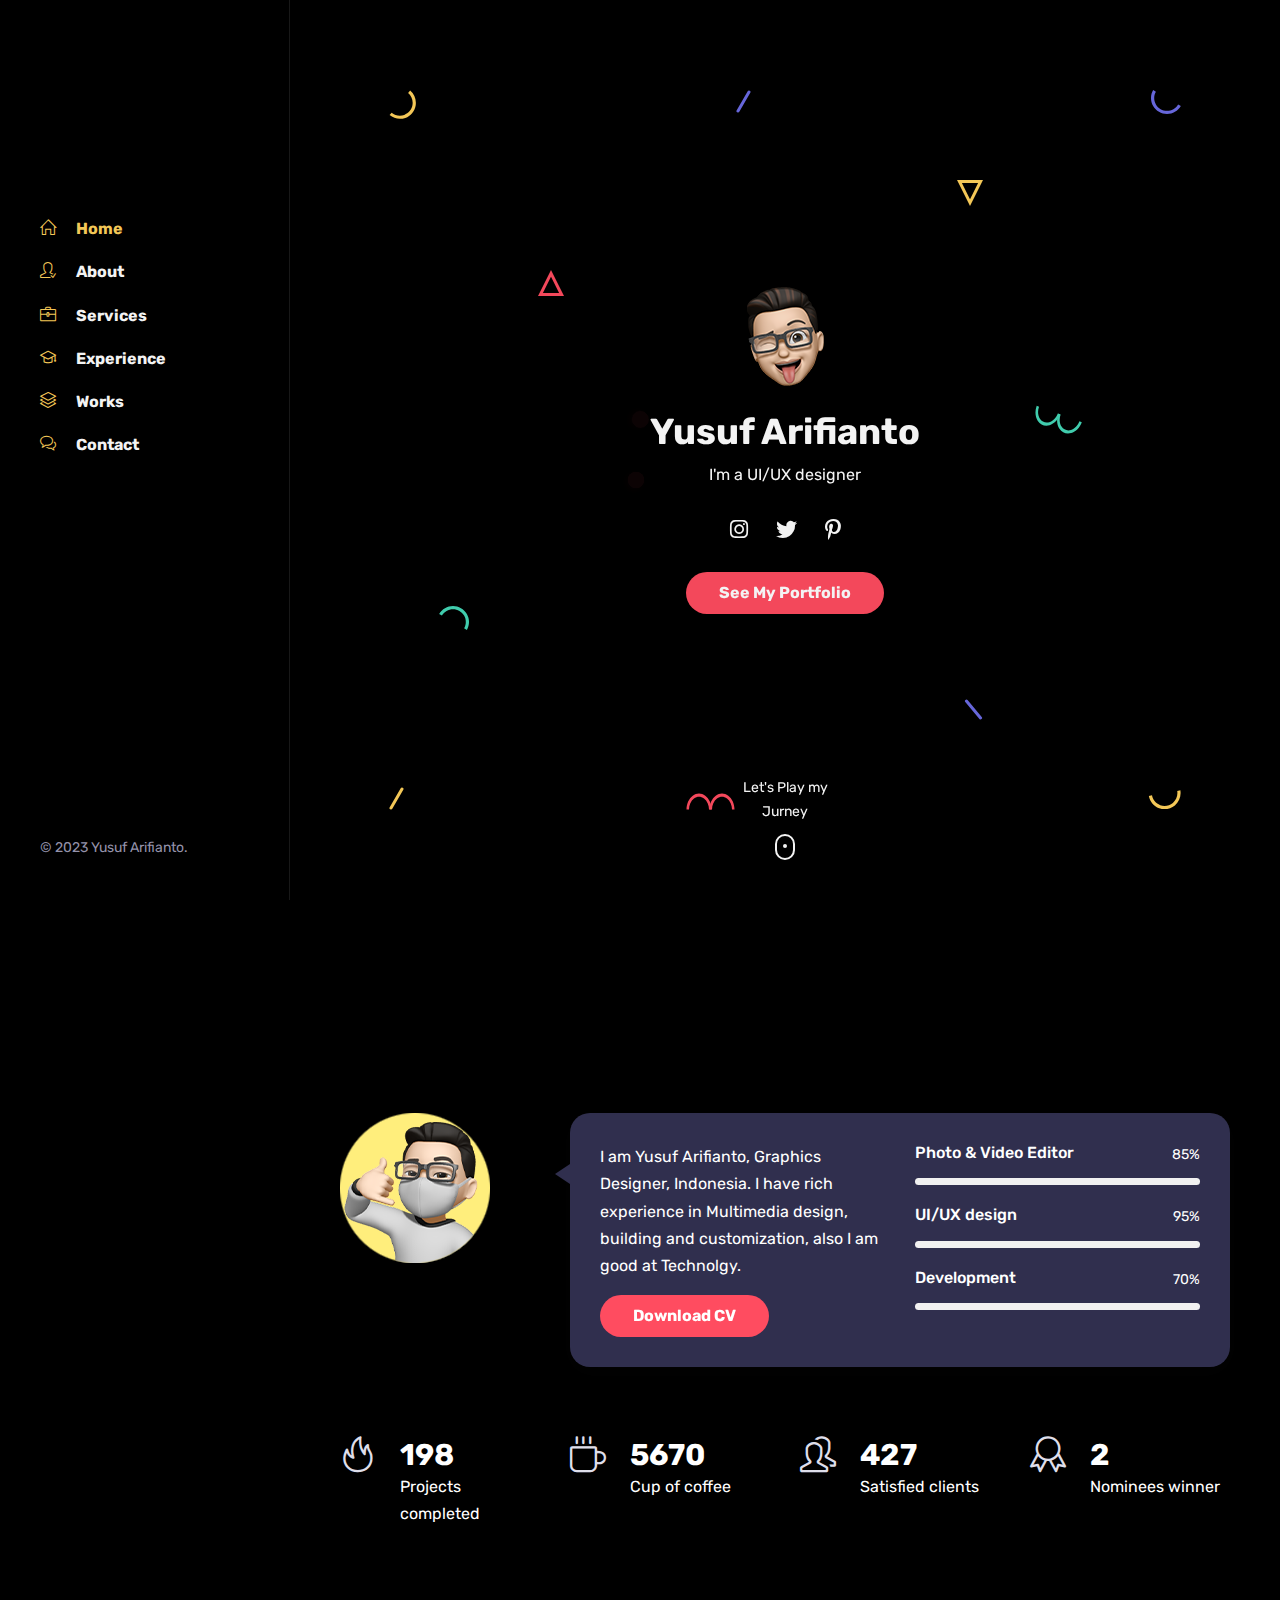
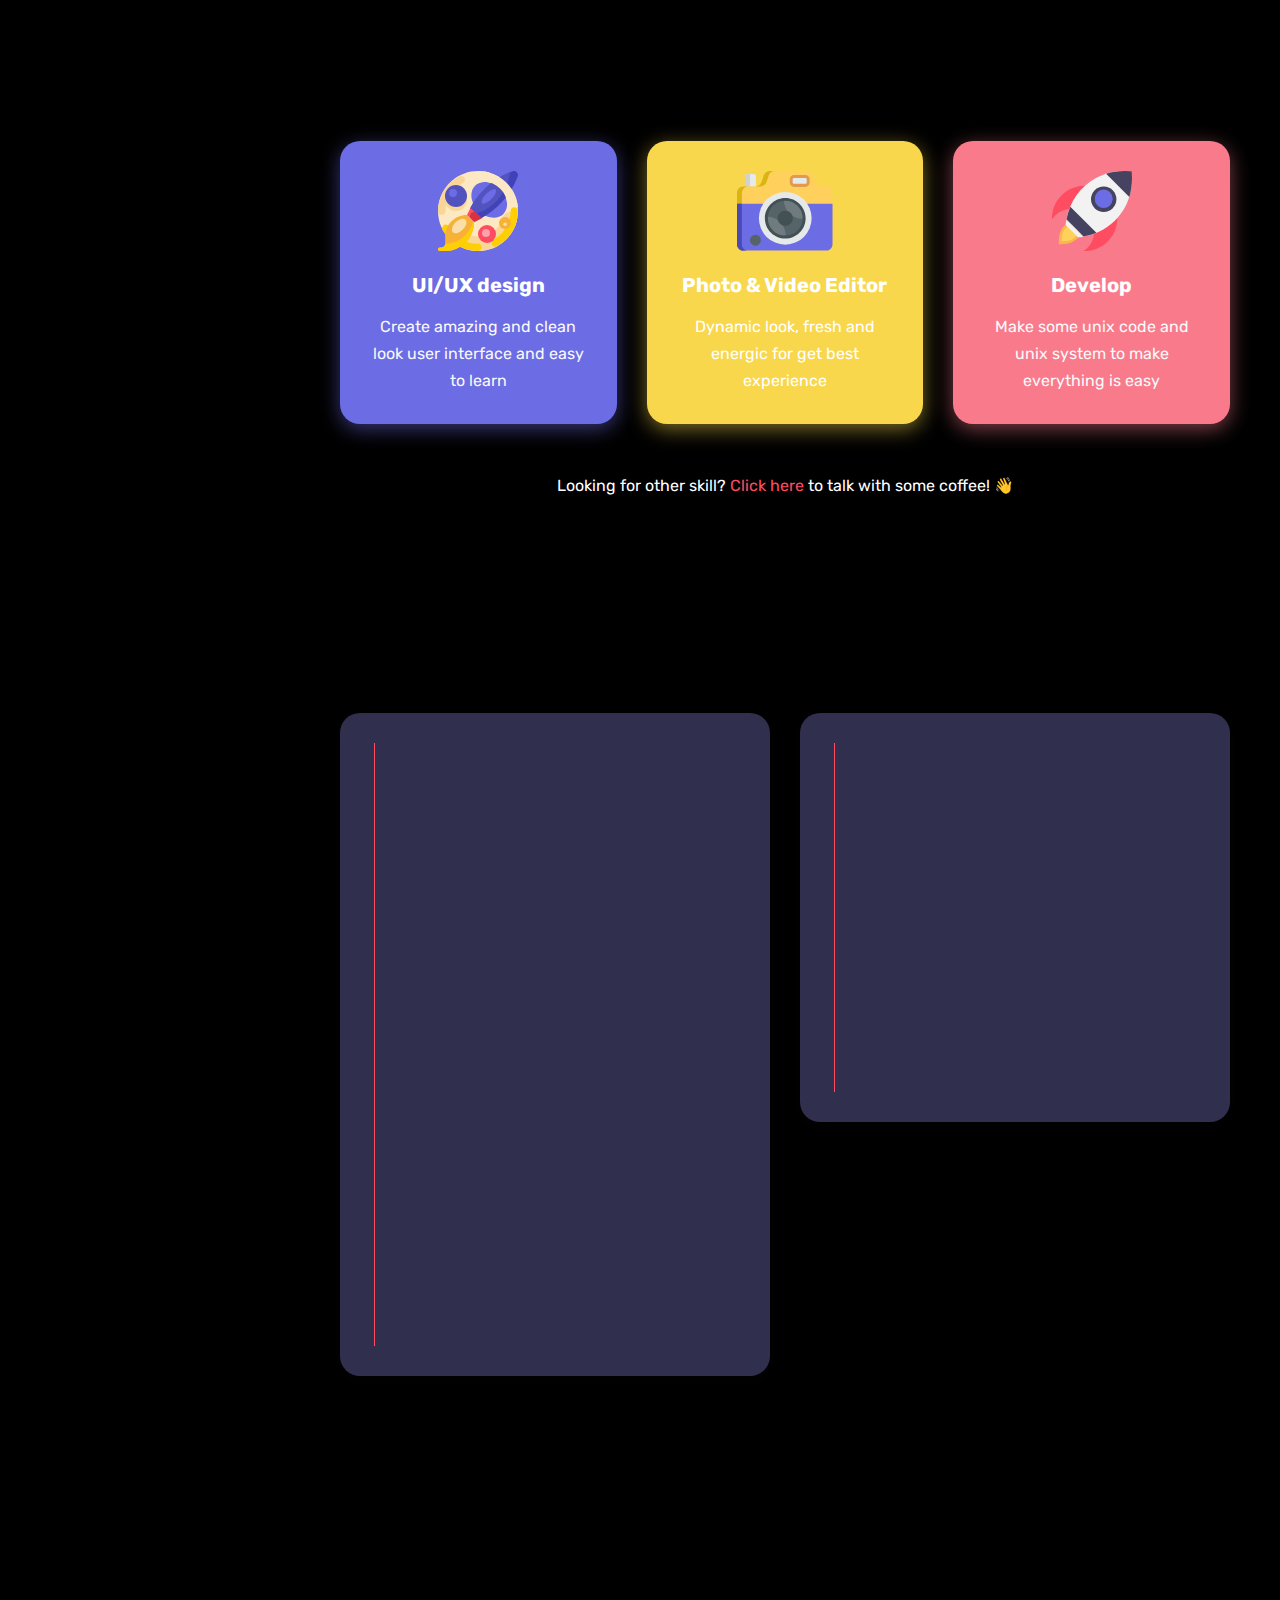
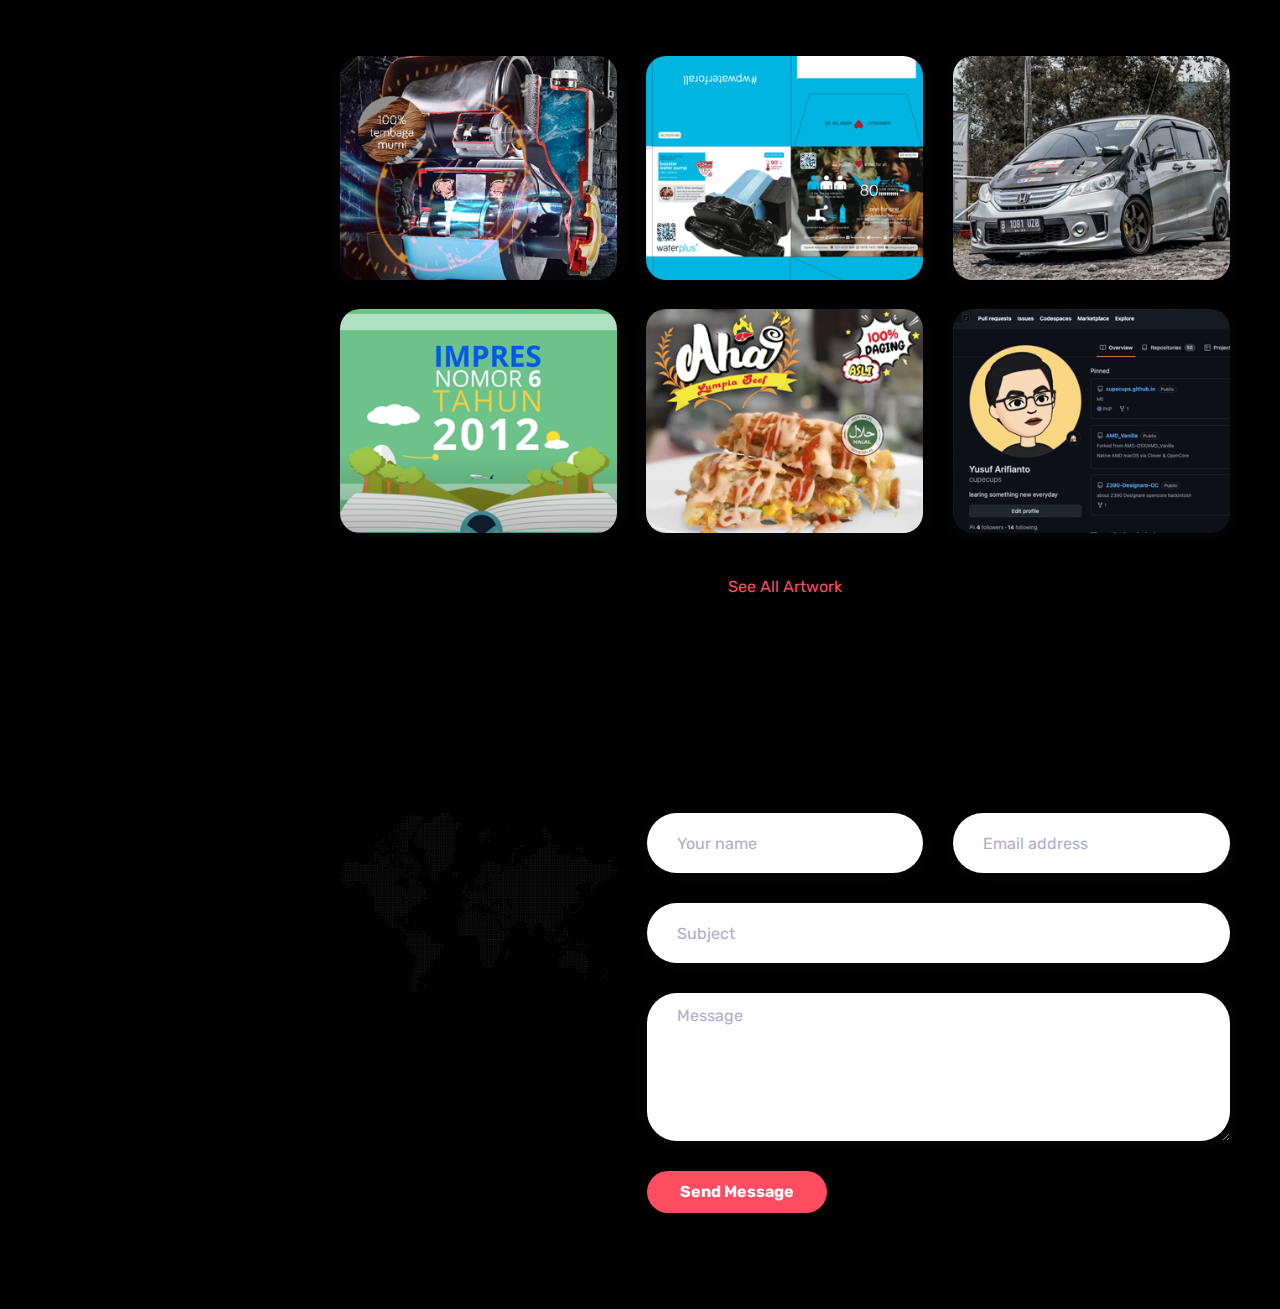
<file: index.html>
<!DOCTYPE html>
<html lang="en-US">
<head>
	<meta http-equiv="Content-Type" content="text/html; charset=UTF-8">
	<title>Yusuf Arifianto</title>
	<meta name="description" content="YusufArifianto - Portfolio/CV/Resume">
	<meta name="viewport" content="width=device-width, initial-scale=1, maximum-scale=1">
	<link rel="shortcut icon" type="image/x-icon" href="./fav.png">

	<!-- STYLESHEETS -->
	<link rel="stylesheet" href="css/bootstrap.min.css" type="text/css" media="all">
	<link rel="stylesheet" href="css/all.min.css" type="text/css" media="all">
	<link rel="stylesheet" href="css/simple-line-icons.css" type="text/css" media="all">
	<link rel="stylesheet" href="css/slick.css" type="text/css" media="all">
	<link rel="stylesheet" href="css/animate.css" type="text/css" media="all">
	<link rel="stylesheet" href="css/magnific-popup.css" type="text/css" media="all">
	<link rel="stylesheet" href="css/style.css" type="text/css" media="all">

	<!--[if lt IE 9]>
      <script src="https://oss.maxcdn.com/html5shiv/3.7.2/html5shiv.min.js"></script>
      <script src="https://oss.maxcdn.com/respond/1.4.2/respond.min.js"></script>
    <![endif]-->

</head>

<body class="dark">

<!-- Preloader -->
<div id="preloader">
	<div class="outer">
		<!-- Google Chrome -->
		<div class="infinityChrome">
			<div></div>
			<div></div>
			<div></div>
		</div>

		<!-- Safari and others -->
		<div class="infinity">
			<div>
				<span></span>
			</div>
			<div>
				<span></span>
			</div>
			<div>
				<span></span>
			</div>
		</div>
		<!-- Stuff -->
		<svg xmlns="http://www.w3.org/2000/svg" version="1.1" class="goo-outer">
			<defs>
				<filter id="goo">
					<feGaussianBlur in="SourceGraphic" stdDeviation="6" result="blur" />
					<feColorMatrix in="blur" values="1 0 0 0 0  0 1 0 0 0  0 0 1 0 0  0 0 0 18 -7" result="goo" />
					<feBlend in="SourceGraphic" in2="goo" />
				</filter>
			</defs>
		</svg>
	</div>
</div>

<!-- mobile header -->
<header class="mobile-header-1">
	<div class="container">
		<!-- menu icon -->
		<div class="menu-icon d-inline-flex mr-4">
			<button>
				<span></span>
			</button>
		</div>
		<!-- logo image -->
		<div class="site-logo">
			<a href="index-dark.html">
				<img src="images/logo2.svg" alt="Bolby" />
			</a>
		</div>
	</div>
</header>

<!-- desktop header -->
<header class="desktop-header-1 d-flex align-items-start flex-column">
	
	<!-- logo image -->
	<div class="site-logo">
		<a href="index-dark.html">
			<img src="images/logo2.svg" alt="Bolby" />
		</a>
	</div>
	
	<!-- main menu -->
	<nav>
		<ul class="vertical-menu scrollspy">
			<li class="active"><a href="#home"><i class="icon-home"></i>Home</a></li>
			<li><a href="#about"><i class="icon-user-following"></i>About</a></li>
			<li><a href="#services"><i class="icon-briefcase"></i>Services</a></li>
			<li><a href="#experience"><i class="icon-graduation"></i>Experience</a></li>
			<li><a href="#works"><i class="icon-layers"></i>Works</a></li>
			<li><a href="#contact"><i class="icon-bubbles"></i>Contact</a></li>
		</ul>
	</nav>
	
	<!-- site footer -->
	<div class="footer">
		<!-- copyright text -->
		<span class="copyright">© 2023 Yusuf Arifianto.</span>
	</div>

</header>

<!-- main layout -->
<main class="content">
	
	<!-- section home -->
	<section id="home" class="home d-flex align-items-center">
		<div class="container">

			<!-- intro -->
			<div class="intro">
				<!-- avatar image -->
				<img src="./avatar.png" alt="Bolby" class="mb-4" />

				<!-- info -->
				<h1 class="mb-2 mt-0">Yusuf Arifianto</h1>
				<span>I'm a <span class="text-rotating">UI/UX designer, Photo & Video Editor, Technology enthusias</span></span>

				<!-- social icons -->
				<ul class="social-icons light list-inline mb-0 mt-4">
					<li class="list-inline-item"><a href="https://www.instagram.com/cupecups_/?hl=en"><i class="fab fa-instagram"></i></a></li>
					<li class="list-inline-item"><a href="https://mobile.twitter.com/uccops"><i class="fab fa-twitter"></i></a></li>
					<li class="list-inline-item"><a href="https://id.pinterest.com/yusufarifianto1/"><i class="fab fa-pinterest-p"></i></a></li>
				</ul>

				<!-- buttons -->
				<div class="mt-4">
					<a href="https://drive.google.com/drive/folders/1lxjk7JoWcRLmJuEpOvKVveHJlKrYT3tp?usp=share_link" class="btn btn-default">See My Portfolio</a>
				</div>
			</div>
			
			<!-- scroll down mouse wheel -->
			<div class="scroll-down">
				<a href="#about" class="mouse-wrapper">
					<span>Let's Play my Jurney</span>
					<span class="mouse">
						<span class="wheel"></span>
					</span>
				</a>
			</div>

			<!-- parallax layers -->
			<div class="parallax" data-relative-input="true">

				<svg width="27" height="29" data-depth="0.3" class="layer p1" xmlns="http://www.w3.org/2000/svg"><path d="M21.15625.60099c4.37954 3.67487 6.46544 9.40612 5.47254 15.03526-.9929 5.62915-4.91339 10.30141-10.2846 12.25672-5.37122 1.9553-11.3776.89631-15.75715-2.77856l2.05692-2.45134c3.50315 2.93948 8.3087 3.78663 12.60572 2.22284 4.297-1.5638 7.43381-5.30209 8.22768-9.80537.79387-4.50328-.8749-9.08872-4.37803-12.02821L21.15625.60099z" fill="#FFD15C" fill-rule="evenodd"/></svg>

				<svg width="26" height="26" data-depth="0.2" class="layer p2" xmlns="http://www.w3.org/2000/svg"><path d="M13 3.3541L2.42705 24.5h21.1459L13 3.3541z" stroke="#FF4C60" stroke-width="3" fill="none" fill-rule="evenodd"/></svg>

				<svg width="30" height="25" data-depth="0.3" class="layer p3" xmlns="http://www.w3.org/2000/svg"><path d="M.1436 8.9282C3.00213 3.97706 8.2841.92763 14.00013.92796c5.71605.00032 10.9981 3.04992 13.85641 8 2.8583 4.95007 2.8584 11.0491-.00014 16.00024l-2.77128-1.6c2.28651-3.96036 2.28631-8.84002.00011-12.8002-2.2862-3.96017-6.5124-6.40017-11.08513-6.4-4.57271.00018-8.79872 2.43984-11.08524 6.4002l-2.77128-1.6z" fill="#44D7B6" fill-rule="evenodd"/></svg>

				<svg width="15" height="23" data-depth="0.6" class="layer p4" xmlns="http://www.w3.org/2000/svg"><rect transform="rotate(30 9.86603 10.13397)" x="7" width="3" height="25" rx="1.5" fill="#FFD15C" fill-rule="evenodd"/></svg>

				<svg width="15" height="23" data-depth="0.2" class="layer p5" xmlns="http://www.w3.org/2000/svg"><rect transform="rotate(30 9.86603 10.13397)" x="7" width="3" height="25" rx="1.5" fill="#6C6CE5" fill-rule="evenodd"/></svg>

				<svg width="49" height="17" data-depth="0.5" class="layer p6" xmlns="http://www.w3.org/2000/svg"><g fill="#FF4C60" fill-rule="evenodd"><path d="M.5 16.5c0-5.71709 2.3825-10.99895 6.25-13.8567 3.8675-2.85774 8.6325-2.85774 12.5 0C23.1175 5.50106 25.5 10.78292 25.5 16.5H23c0-4.57303-1.90625-8.79884-5-11.08535-3.09375-2.28652-6.90625-2.28652-10 0C4.90625 7.70116 3 11.92697 3 16.5H.5z"/><path d="M23.5 16.5c0-5.71709 2.3825-10.99895 6.25-13.8567 3.8675-2.85774 8.6325-2.85774 12.5 0C46.1175 5.50106 48.5 10.78292 48.5 16.5H46c0-4.57303-1.90625-8.79884-5-11.08535-3.09375-2.28652-6.90625-2.28652-10 0-3.09375 2.28651-5 6.51232-5 11.08535h-2.5z"/></g></svg>

				<svg width="26" height="26" data-depth="0.4" class="layer p7" xmlns="http://www.w3.org/2000/svg"><path d="M13 22.6459L2.42705 1.5h21.1459L13 22.6459z" stroke="#FFD15C" stroke-width="3" fill="none" fill-rule="evenodd"/></svg>

				<svg width="19" height="21" data-depth="0.3" class="layer p8" xmlns="http://www.w3.org/2000/svg"><rect transform="rotate(-40 6.25252 10.12626)" x="7" width="3" height="25" rx="1.5" fill="#6C6CE5" fill-rule="evenodd"/></svg>

				<svg width="30" height="25" data-depth="0.3" data-depth-y="-1.30" class="layer p9" xmlns="http://www.w3.org/2000/svg"><path d="M29.8564 16.0718c-2.85854 4.95114-8.1405 8.00057-13.85654 8.00024-5.71605-.00032-10.9981-3.04992-13.85641-8-2.8583-4.95007-2.8584-11.0491.00014-16.00024l2.77128 1.6c-2.28651 3.96036-2.28631 8.84002-.00011 12.8002 2.2862 3.96017 6.5124 6.40017 11.08513 6.4 4.57271-.00018 8.79872-2.43984 11.08524-6.4002l2.77128 1.6z" fill="#6C6CE5" fill-rule="evenodd"/></svg>

				<svg width="47" height="29" data-depth="0.2" class="layer p10" xmlns="http://www.w3.org/2000/svg"><g fill="#44D7B6" fill-rule="evenodd"><path d="M46.78878 17.19094c-1.95535 5.3723-6.00068 9.52077-10.61234 10.8834-4.61167 1.36265-9.0893-.26708-11.74616-4.27524-2.65686-4.00817-3.08917-9.78636-1.13381-15.15866l2.34923.85505c-1.56407 4.29724-1.2181 8.92018.90705 12.12693 2.12514 3.20674 5.70772 4.5107 9.39692 3.4202 3.68921-1.0905 6.92581-4.40949 8.48988-8.70673l2.34923.85505z"/><path d="M25.17585 9.32448c-1.95535 5.3723-6.00068 9.52077-10.61234 10.8834-4.61167 1.36264-9.0893-.26708-11.74616-4.27525C.16049 11.92447-.27182 6.14628 1.68354.77398l2.34923.85505c-1.56407 4.29724-1.2181 8.92018.90705 12.12692 2.12514 3.20675 5.70772 4.5107 9.39692 3.4202 3.68921-1.0905 6.92581-4.40948 8.48988-8.70672l2.34923.85505z"/></g></svg>

				<svg width="33" height="20" data-depth="0.5" class="layer p11" xmlns="http://www.w3.org/2000/svg"><path d="M32.36774.34317c.99276 5.63023-1.09332 11.3614-5.47227 15.03536-4.37895 3.67396-10.3855 4.73307-15.75693 2.77837C5.76711 16.2022 1.84665 11.53014.8539 5.8999l3.15139-.55567c.7941 4.50356 3.93083 8.24147 8.22772 9.8056 4.29688 1.56413 9.10275.71673 12.60554-2.2227C28.34133 9.98771 30.01045 5.4024 29.21635.89884l3.15139-.55567z" fill="#FFD15C" fill-rule="evenodd"/></svg>

			</div>
		</div>
		
	</section>

	<!-- section about -->
	<section id="about">

		<div class="container">
			
			<!-- section title -->
			<h2 class="section-title wow fadeInUp">About Me</h2>

			<div class="spacer" data-height="60"></div>
			
			<div class="row">

				<div class="col-md-3">
					<div class="text-center text-md-left">
						<!-- avatar image -->
						<img src="./about.png" alt="Bolby" />
					</div>
					<div class="spacer d-md-none d-lg-none" data-height="30"></div>
				</div>

				<div class="col-md-9 triangle-left-md triangle-top-sm">
					<div class="rounded bg-dark shadow-light padding-30">
						<div class="row">
							<div class="col-md-6">
								<!-- about text -->
								<p>I am Yusuf Arifianto, Graphics Designer, Indonesia. I have rich experience in Multimedia design, building and customization, also I am good at Technolgy.</p>
								<div class="mt-3">
									<a href="./CV.pdf" target="_blank" class="btn btn-default">Download CV</a>
								</div>
								<div class="spacer d-md-none d-lg-none" data-height="30"></div>
							</div>
							<div class="col-md-6">
								<!-- skill item -->
								<div class="skill-item">
									<div class="skill-info clearfix">
										<h4 class="float-left mb-3 mt-0">Photo & Video Editor</h4>
										<span class="float-right">85%</span>
									</div>
									<div class="progress">
										<div class="progress-bar data-background" role="progressbar" aria-valuemin="0" aria-valuemax="100" aria-valuenow="85" data-color="#FFD15C">
										</div>
									</div>
									<div class="spacer" data-height="20"></div>
								</div>

								<!-- skill item -->
								<div class="skill-item">
									<div class="skill-info clearfix">
										<h4 class="float-left mb-3 mt-0">UI/UX design</h4>
										<span class="float-right">95%</span>
									</div>
									<div class="progress">
										<div class="progress-bar data-background" role="progressbar" aria-valuemin="0" aria-valuemax="100" aria-valuenow="95" data-color="#FF4C60">
										</div>
									</div>
									<div class="spacer" data-height="20"></div>
								</div>

								<!-- skill item -->
								<div class="skill-item">
									<div class="skill-info clearfix">
										<h4 class="float-left mb-3 mt-0">Development</h4>
										<span class="float-right">70%</span>
									</div>
									<div class="progress">
										<div class="progress-bar data-background" role="progressbar" aria-valuemin="0" aria-valuemax="100" aria-valuenow="70" data-color="#6C6CE5">
										</div>
									</div>
								</div>
							</div>
						</div>
					</div>
				</div>

			</div>
			<!-- row end -->

			<div class="spacer" data-height="70"></div>
			
			<div class="row">
				
				<div class="col-md-3 col-sm-6">
					<!-- fact item -->
					<div class="fact-item">
						<span class="icon icon-fire"></span>
						<div class="details">
							<h3 class="mb-0 mt-0 number"><em class="count">198</em></h3>
							<p class="mb-0">Projects completed</p>
						</div>
					</div>
					<div class="spacer d-md-none d-lg-none" data-height="30"></div>
				</div>

				<div class="col-md-3 col-sm-6">
					<!-- fact item -->
					<div class="fact-item">
						<span class="icon icon-cup"></span>
						<div class="details">
							<h3 class="mb-0 mt-0 number"><em class="count">5670</em></h3>
							<p class="mb-0">Cup of coffee</p>
						</div>
					</div>
					<div class="spacer d-md-none d-lg-none" data-height="30"></div>
				</div>

				<div class="col-md-3 col-sm-6">
					<!-- fact item -->
					<div class="fact-item">
						<span class="icon icon-people"></span>
						<div class="details">
							<h3 class="mb-0 mt-0 number"><em class="count">427</em></h3>
							<p class="mb-0">Satisfied clients</p>
						</div>
					</div>
					<div class="spacer d-md-none d-lg-none" data-height="30"></div>
				</div>

				<div class="col-md-3 col-sm-6">
					<!-- fact item -->
					<div class="fact-item">
						<span class="icon icon-badge"></span>
						<div class="details">
							<h3 class="mb-0 mt-0 number"><em class="count">2</em></h3>
							<p class="mb-0">Nominees winner</p>
						</div>
					</div>
				</div>

			</div>

		</div>
		
	</section>
	
	<!-- section services -->
	<section id="services">

		<div class="container">
			
			<!-- section title -->
			<h2 class="section-title wow fadeInUp">Congenital Skill</h2>

			<div class="spacer" data-height="60"></div>
			
			<div class="row">

				<div class="col-md-4">
					<!-- service box -->
					<div class="service-box rounded data-background padding-30 text-center text-light shadow-blue" data-color="#6C6CE5">
						<img src="./images/service-1.svg" alt="UI/UX design" />
						<h3 class="mb-3 mt-0">UI/UX design</h3>
						<p class="mb-0">Create amazing and clean look user interface and easy to learn</p>
					</div>
					<div class="spacer d-md-none d-lg-none" data-height="30"></div>
				</div>

				<div class="col-md-4">
					<!-- service box -->
					<div class="service-box rounded data-background padding-30 text-center shadow-yellow" data-color="#F9D74C">
						<img src="./images/service-3.svg" alt="UI/UX design" />
						<h3 class="mb-3 mt-0">Photo & Video Editor</h3>
						<p class="mb-0">Dynamic look, fresh and energic for get best experience</p>
					</div>
					<div class="spacer d-md-none d-lg-none" data-height="30"></div>
				</div>

				<div class="col-md-4">
					<!-- service box -->
					<div class="service-box rounded data-background padding-30 text-center text-light shadow-pink" data-color="#F97B8B">
						<img src="./images/price-3.svg" alt="UI/UX design" />
						<h3 class="mb-3 mt-0">Develop</h3>
						<p class="mb-0">Make some unix code and unix system to make everything is easy</p>
					</div>
				</div>

			</div>

			<div class="mt-5 text-center">
				<p class="mb-0">Looking for other skill? <a href="http://wa.me/6281380903089">Click here</a> to talk with some coffee! 👋</p>
			</div>

		</div>
		
	</section>
	
	<!-- section experience -->
	<section id="experience">

		<div class="container">
			
			<!-- section title -->
			<h2 class="section-title wow fadeInUp">Experience</h2>

			<div class="spacer" data-height="60"></div>
			
			<div class="row">

				<div class="col-md-6">
					
					<!-- timeline wrapper -->
					<div class="timeline edu bg-dark rounded shadow-light padding-30 overflow-hidden">

						<!-- timeline item -->
						<div class="timeline-container wow fadeInUp">
							<div class="content">
								<span class="time">2015 - Present</span>
								<h3 class="title">Graphic Design Supervisor - waterplus+</h3>
								<p>content creator include: graphic design, illustrator, movie, bumper, product branding and marketing support.</p>
							</div>
						</div>

						<!-- timeline item -->
						<div class="timeline-container wow fadeInUp" data-wow-delay="0.2s">
							<div class="content">
								<span class="time">2019 - 2020</span>
								<h3 class="title">Media Director - MyJuice Indonesia</h3>
								<p>content creator include: graphic design, illustrator, movie, bumper, and marketing support</p>
							</div>
						</div>

						<!-- timeline item -->
						<div class="timeline-container wow fadeInUp" data-wow-delay="0.4s">
							<div class="content">
								<span class="time">2014 - 2015</span>
								<h3 class="title">Motion Creator - Real Motion Jakarta</h3>
								<p>logo bumper, motion movie, explainer movie animation and visual fx</p>
							</div>
						</div>

						<!-- main line -->
						<span class="line"></span>

					</div>

				</div>

				<div class="col-md-6">
					
					<!-- responsive spacer -->
					<div class="spacer d-md-none d-lg-none" data-height="30"></div>

					<!-- timeline wrapper -->
					<div class="timeline exp bg-dark rounded shadow-light padding-30 overflow-hidden">

						<!-- timeline item -->
						<div class="timeline-container wow fadeInUp" data-wow-delay="0.2s">
							<div class="content">
								<span class="time">2013 - 2014</span>
								<h3 class="title">video & graphic designer - PESKIA indonesia</h3>
								<p>movie creation ex video clip, short movie also include poster and graphic material</p>
							</div>
						</div>

						<!-- timeline item -->
						<div class="timeline-container wow fadeInUp" data-wow-delay="0.4s">
							<div class="content">
								<span class="time">2010 - 2013</span>
								<h3 class="title">Graphic Designer - YouthtwayLabs</h3>
								<p>books layout printed, mockup product, graphic & design creator</p>
							</div>
						</div>

						<!-- main line -->
						<span class="line"></span>

					</div>

				</div>

			</div>

		</div>
		
	</section>
	
	<!-- section works -->
	<section id="works">

		<div class="container">
			
			<!-- section title -->
			<h2 class="section-title wow fadeInUp">Recent works</h2>

			<div class="spacer" data-height="60"></div>

			<!-- portfolio filter (desktop) -->
			<ul class="portfolio-filter list-inline wow fadeInUp">
				<li class="current list-inline-item" data-filter="*">Everything</li>
				<li class="list-inline-item" data-filter=".creative">Creative</li>
				<li class="list-inline-item" data-filter=".art">Art</li>
				<li class="list-inline-item" data-filter=".design">Design</li>
				<li class="list-inline-item" data-filter=".branding">Branding</li>
			</ul>
			
			<!-- portfolio filter (mobile) -->
			<div class="pf-filter-wrapper">
				<select class="portfolio-filter-mobile">
					<option value="*">Everything</option>
					<option value=".creative">Creative</option>
					<option value=".art">Art</option>
					<option value=".design">Design</option>
					<option value=".branding">Branding</option>
				</select>
			</div>
			
			<!-- portolio wrapper -->
			<div class="row portfolio-wrapper">
				
				<!-- portfolio item -->
				<div class="col-md-4 col-sm-6 grid-item art">
					<a href="./images/1.png" class="work-image">
						<div class="portfolio-item rounded shadow-dark">
							<div class="details">
								<span class="term">Graphic design</span>
								<h4 class="title">Product information</h4>
								<span class="more-button"><i class="icon-magnifier-add"></i></span>
							</div>
							<div class="thumb">
								<img src="./images/1.png" alt="Portfolio-title" />
								<div class="mask"></div>
							</div>
						</div>
					</a>
				</div>

				<!-- portfolio item -->
				<div class="col-md-4 col-sm-6 grid-item creative design">
					<a href="#small-dialog" class="work-content">
						<div class="portfolio-item rounded shadow-dark">
							<div class="details">
								<span class="term">Graphic Design</span>
								<h4 class="title">Product Packaging</h4>
								<span class="more-button"><i class="icon-options"></i></span>
							</div>
							<div class="thumb">
								<img src="./images/3.png" alt="Portfolio-title" />
								<div class="mask"></div>
							</div>
						</div>
					</a>
					<div id="small-dialog" class="white-popup zoom-anim-dialog mfp-hide">
						<img src="./images/2.png" alt="Title" />
						<h2>Product Packaging</h2>
						<p>Create beautiful and clean lock product packaging</p>
						<p>i always concern to make some packaging more informative and eye catching on display</p>
					</div>
				</div>

				<!-- portfolio item -->
				<div class="col-md-4 col-sm-6 grid-item branding">
					<a href="https://www.youtube.com/watch?v=yoT2tPdP-d0" class="work-video">
						<div class="portfolio-item rounded shadow-dark">
							<div class="details">
								<span class="term">Video</span>
								<h4 class="title">Dynamic look, fresh and energic for get best experience</h4>
								<span class="more-button"><i class="icon-camrecorder"></i></span>
							</div>
							<div class="thumb">
								<img src="./images/4.png" alt="Portfolio-title" />
								<div class="mask"></div>
							</div>
						</div>
					</a>
				</div>

				<!-- portfolio item -->
				<div class="col-md-4 col-sm-6 grid-item creative">
					<a href="https://www.youtube.com/watch?v=kIiYjJh3E9c" class="work-video">
						<div class="portfolio-item rounded shadow-dark">
							<div class="details">
								<span class="term">Motion</span>
								<h4 class="title">2D explainer movies</h4>
								<span class="more-button"><i class="icon-music-tone-alt"></i></span>
							</div>
							<div class="thumb">
								<img src="./images/5.png" alt="Portfolio-title" />
								<div class="mask"></div>
							</div>
						</div>
					</a>
				</div>

				<!-- portfolio item -->
				<div class="col-md-4 col-sm-6 grid-item art branding">
					<a href="#gallery-1" class="gallery-link">
						<div class="portfolio-item rounded shadow-dark">
							<div class="details">
								<span class="term">Art, Branding</span>
								<h4 class="title">AHA Lumpia Beef</h4>
								<span class="more-button"><i class="icon-picture"></i></span>
							</div>
							<div class="thumb">
								<img src="./images/6.png" alt="Portfolio-title" />
								<div class="mask"></div>
							</div>
						</div>
					</a>
					<div id="gallery-1" class="gallery mfp-hide">
						<a href="./images/7.png"></a>
						<a href="./images/6.png"></a>
					</div>
				</div>

				<!-- portfolio item -->
				<div class="col-md-4 col-sm-6 grid-item creative design">
					<a href="https://github.com/cupecups" target="_blank">
						<div class="portfolio-item rounded shadow-dark">
							<div class="details">
								<span class="term">Develop</span>
								<h4 class="title">Create some unix code to make it fun</h4>
								<span class="more-button"><i class="icon-link"></i></span>
							</div>
							<div class="thumb">
								<img src="./images/8.png" alt="Portfolio-title" />
								<div class="mask"></div>
							</div>
						</div>
					</a>
				</div>

			</div>
			
			<!-- more button -->
			<div class="load-more text-center mt-4">
				<a href="https://drive.google.com/drive/folders/1lxjk7JoWcRLmJuEpOvKVveHJlKrYT3tp" target="_blank"><i class="fas fa-spinner"></i> See All Artwork </a>
				<!-- numbered pagination (hidden for infinite scroll) -->
				<ul class="portfolio-pagination list-inline d-none">
					<li class="list-inline-item">1</li>
					<li class="list-inline-item"><a href="works-2.html">2</a></li>
				</ul>
			</div>

		</div>

	</section>
	
	
	<!-- section contact -->
	<section id="contact">

		<div class="container">
			
			<!-- section title -->
			<h2 class="section-title wow fadeInUp">Get In Touch</h2>

			<div class="spacer" data-height="60"></div>
			
			<div class="row">
				
				<div class="col-md-4">
					<!-- contact info -->
					<div class="contact-info">
						<h3 class="wow fadeInUp">Let's talk about everything!</h3>
						<p class="wow fadeInUp">Don't like forms? Send me an <a href="mailto:cupecups@gmail.com.com">email</a>. 👋</p>
					</div>
				</div>

				<div class="col-md-8">
					<!-- Contact Form -->
					<form id="contact-form" class="contact-form mt-6" method="post" action="form/contact.php">
						
						<div class="messages"></div>
						
						<div class="row">
							<div class="column col-md-6">
								<!-- Name input -->
								<div class="form-group">
									<input type="text" class="form-control" name="InputName" id="InputName" placeholder="Your name" required="required" data-error="Name is required.">
									<div class="help-block with-errors"></div>
								</div>
							</div>
							
							<div class="column col-md-6">
								<!-- Email input -->
								<div class="form-group">
									<input type="email" class="form-control" id="InputEmail" name="InputEmail" placeholder="Email address" required="required" data-error="Email is required.">
									<div class="help-block with-errors"></div>
								</div>
							</div>

							<div class="column col-md-12">
								<!-- Email input -->
								<div class="form-group">
									<input type="text" class="form-control" id="InputSubject" name="InputSubject" placeholder="Subject" required="required" data-error="Subject is required.">
									<div class="help-block with-errors"></div>
								</div>
							</div>
					
							<div class="column col-md-12">
								<!-- Message textarea -->
								<div class="form-group">
									<textarea name="InputMessage" id="InputMessage" class="form-control" rows="5" placeholder="Message" required="required" data-error="Message is required."></textarea>
									<div class="help-block with-errors"></div>
								</div>
							</div>
						</div>

						<button type="submit" name="submit" id="submit" value="Submit" class="btn btn-default">Send Message</button><!-- Send Button -->

					</form>
					<!-- Contact Form end -->
				</div>

			</div>

		</div>

	</section>

	<div class="spacer" data-height="96"></div>
	
</main>

<!-- Go to top button -->
<a href="javascript:" id="return-to-top"><i class="fas fa-arrow-up"></i></a>

<!-- SCRIPTS -->
<script src="js/jquery-1.12.3.min.js"></script>
<script src="js/jquery.easing.min.js"></script>
<script src="js/jquery.waypoints.min.js"></script>
<script src="js/jquery.counterup.min.js"></script>
<script src="js/popper.min.js"></script>
<script src="js/bootstrap.min.js"></script>
<script src="js/isotope.pkgd.min.js"></script>
<script src="js/infinite-scroll.min.js"></script>
<script src="js/imagesloaded.pkgd.min.js"></script>
<script src="js/slick.min.js"></script>
<script src="js/contact.js"></script>
<script src="js/validator.js"></script>
<script src="js/wow.min.js"></script>
<script src="js/morphext.min.js"></script>
<script src="js/parallax.min.js"></script>
<script src="js/jquery.magnific-popup.min.js"></script>
<script src="js/custom.js"></script>

</body>
</html>
</file>
<file: contacts.html>
<!DOCTYPE html>
<html lang="en">
<head>
	
	<!-- Basic -->
    <meta http-equiv="Content-Type" content="text/html; charset=utf-8" />
	<title>My - Contacts</title>
	<meta name="description" content="">
	<meta name="keywords" content="">
	
	<!-- Mobile Specific Metas -->
	<meta name="viewport" content="width=device-width, initial-scale=1, maximum-scale=1, user-scalable=no">
	
	<!-- Load Fonts -->
	<link href='https://fonts.googleapis.com/css?family=Roboto+Mono:400,100,300italic,300,100italic,400italic,500,500italic,700,700italic&amp;subset=latin,cyrillic' rel='stylesheet'>
	
	<!-- CSS -->
	<link rel="stylesheet" href="css/glitche-basic.css" />
	<link rel="stylesheet" href="css/glitche-layout.css" />
	<link rel="stylesheet" href="css/ionicons.css" />
	<link rel="stylesheet" href="css/magnific-popup.css" />
	<link rel="stylesheet" href="css/animate.css" />
	
	<!--[if lt IE 9]>
	<script src="http://css3-mediaqueries-js.googlecode.com/svn/trunk/css3-mediaqueries.js"></script>
	<script src="http://html5shim.googlecode.com/svn/trunk/html5.js"></script>
	<![endif]-->
	
	<!-- Favicons -->
	<link rel="shortcut icon" href="images/favicons/favicon.ico">
	
</head>

<body>	
	
	<!-- Preloader -->
	<div class="preloader">
		<div class="centrize full-width">
			<div class="vertical-center">
				<div class="pre-inner">
					<div class="load typing-load"><p>KALEM GAN...</p></div>
					<span class="typed-load"></span>
				</div>
			</div>
		</div>
	</div>
	
	<!-- Container -->
	<div class="container">
		
		<!-- Header -->
	<header>
			<div class="head-top">
				<a href="#" class="menu-btn"><span></span></a>
				<div class="top-menu">
					<ul>
						<li><a href="resume.html" class="lnk">Resume</a></li>
						<li><a href="https://drive.google.com/drive/folders/1lxjk7JoWcRLmJuEpOvKVveHJlKrYT3tp" class="lnk">Portfolio</a></li>
						<li><a href="http://github.com/cupecups" class="lnk">Github</a></li>
						<li><a href="contacts.html" class="btn">Contacts</a></li>
					</ul>
				</div>
			</div>
		</header>
		
		<!-- Wrapper -->
		<div class="wrapper">
		
			<!-- Started -->
			<div class="section started">
				<div class="centrize full-width">
					<div class="vertical-center">
						<div class="started-content">
							<div class="h-title glitch-effect" data-text="Contacts">Contacts</div>
							<div class="h-subtitle typing-bread">
								<p><a href="index.html">Home</a> / <a href="contacts.html">Contacts</a></p>
							</div>
							<span class="typed-bread"></span>
						</div>
					</div>
				</div>
				<a href="#" class="mouse_btn"><span class="ion ion-mouse"></span></a>
			</div>
			
			<!-- Contacts Info -->
			<div class="section contacts">
				<div class="content">
					<div class="title">
						<div class="title_inner">Contacts</div>
					</div>
					<div class="service-items">
						<div class="service-item">
							<div class="icon"><span class="ion ion-android-phone-portrait"></span></div>
							<div class="name">Phone</div>
							<p>
								+ 62 813 8090 3089
							</p>
						</div>
						<div class="service-item">
							<div class="icon"><span class="ion ion-email"></span></div>
							<div class="name">Email</div>
							<p>
								<a href="mailto:cupecups@gmail.com">cupecups@gmail.com</a>
							</p>
						</div>
						<div class="service-item">
							<div class="icon"><span class="ion ion-ios-location"></span></div>
							<div class="name">Address</div>
							<p>
								17134 - Back as See - Indonesia
							</p>
						</div>
					</div>
					<div class="contact_form">
						<form id="cform" method="post">
							<div class="group-val">
								<input type="text" name="name" placeholder="Name" />
							</div>
							<div class="group-val">
								<input type="text" name="email" placeholder="Email" />
							</div>
							<div class="group-val ct-gr">
								<textarea name="message" placeholder="Message"></textarea>
							</div>
							<a href="#" class="btn fill" onclick="$('#cform').submit(); return false;" data-text="Send Message">Send Message</a>
						</form>
						<div class="alert-success">
							<p>
								Thanks, your message is sent successfully. We will contact you shortly!
							</p>
						</div>
					</div>
				</div>
			</div>
		
		</div>
		
		<!-- Footer -->
		<footer>
			<div class="soc">
				<a target="_blank" href="https://twitter.com/uccops"><span class="ion ion-social-twitter"></span></a>
				<a target="_blank" href="https://github.com/cupecups"><span class="ion ion-social-github"></span></a>
				<a target="_blank" href="https://www.instagram.com/cupecups_/"><span class="ion ion-social-instagram-outline"></span></a>
			</div>
			<div class="copy">© 2020 YusufArifianto. All rights reserved.</div>
			<div class="clr"></div>
		</footer>
		
		<!-- Lines -->
		<div class="line top"></div>
		<div class="line bottom"></div>
		<div class="line left"></div>
		<div class="line right"></div>
		
	</div>
	
	<!-- jQuery Scripts -->
    <script src="js/jquery.min.js"></script>
	<script src="js/jquery.validate.js"></script>
	<script src="js/typed.js"></script>
	<script src="js/magnific-popup.js"></script>
	<script src="js/masonry.pkgd.js"></script>
	<script src="js/imagesloaded.pkgd.js"></script>
	<script src="js/masonry-filter.js"></script>
	
	<!-- Main Scripts -->
	<script src="js/glitche-scripts.js"></script>
	
</body>
</html>
</file>
<file: resume.html>
<!DOCTYPE html>
<html lang="en">
<head>
	
	<!-- Basic -->
    <meta http-equiv="Content-Type" content="text/html; charset=utf-8" />
	<title>My - Resume</title>
	<meta name="description" content="">
	<meta name="keywords" content="">
	
	<!-- Mobile Specific Metas -->
	<meta name="viewport" content="width=device-width, initial-scale=1, maximum-scale=1, user-scalable=no">
	
	<!-- Load Fonts -->
	<link href='https://fonts.googleapis.com/css?family=Roboto+Mono:400,100,300italic,300,100italic,400italic,500,500italic,700,700italic&amp;subset=latin,cyrillic' rel='stylesheet'>
	
	<!-- CSS -->
	<link rel="stylesheet" href="css/glitche-basic.css" />
	<link rel="stylesheet" href="css/glitche-layout.css" />
	<link rel="stylesheet" href="css/ionicons.css" />
	<link rel="stylesheet" href="css/magnific-popup.css" />
	<link rel="stylesheet" href="css/animate.css" />
	
	<!--[if lt IE 9]>
	<script src="http://css3-mediaqueries-js.googlecode.com/svn/trunk/css3-mediaqueries.js"></script>
	<script src="http://html5shim.googlecode.com/svn/trunk/html5.js"></script>
	<![endif]-->
	
	<!-- Favicons -->
	<link rel="shortcut icon" href="images/favicons/favicon.ico">
</head>

<body>	
	
	<!-- Preloader -->
	<div class="preloader">
		<div class="centrize full-width">
			<div class="vertical-center">
				<div class="pre-inner">
					<div class="load typing-load"><p>KALEM GAN...</p></div>
					<span class="typed-load"></span>
				</div>
			</div>
		</div>
	</div>
	
	<!-- Container -->
	<div class="container">
		
		<!-- Header -->
		<header>
			<div class="head-top">
				<a href="#" class="menu-btn"><span></span></a>
				<div class="top-menu">
					<ul>
						<li><a href="resume.html" class="lnk">Resume</a></li>
						<li><a href="https://drive.google.com/drive/folders/1lxjk7JoWcRLmJuEpOvKVveHJlKrYT3tp" class="lnk">Portfolio</a></li>
						<li><a href="http://github.com/cupecups" class="lnk">Github</a></li>
						<li><a href="contacts.html" class="btn">Contacts</a></li>
					</ul>
				</div>
			</div>
		</header>
		
		<!-- Wrapper -->
		<div class="wrapper">
		
			<!-- Started -->
			<div class="section started">
				<div class="centrize full-width">
					<div class="vertical-center">
						<div class="started-content">
							<div class="h-title glitch-effect" data-text="Resume">Resume</div>
							<div class="h-subtitle typing-bread">
								<p><a href="index.html">Home</a> / <a href="resume.html">Resume</a></p>
							</div>
							<span class="typed-bread"></span>
						</div>
					</div>
				</div>
				<a href="#" class="mouse_btn"><span class="ion ion-mouse"></span></a>
			</div>
			
			<!-- About -->
			<div class="section about">
				<div class="content">
					<div class="title">
						<div class="title_inner">About Me</div>
					</div>
					<div class="image">
						<img src="images/man1.jpg" alt="" />
					</div>
					<div class="desc">
						<p>
							hi ... nama saya Yusuf Arifianto, lahir jakarta april 1992. saya merupakan anak ke 3 dari 3 bersaudara.
							udah gtu aja.
						</p>
						<div class="info-list">
							<ul>
								<li><strong>Name:</strong> Yusuf Arifianto</li>
								<li><strong>Age:</strong> 27 Years</li>
								<li><strong>Job:</strong> UI & UX Designer</li>
								<li><strong>Citizenship:</strong> Indonesia</li>
								<li><strong>Residence: </strong> Back as See</li>
								<li><strong>E-mail:</strong> cupecups@gmail.com</li>
							</ul>
						</div>
						<div class="bts"><a href="https://drive.google.com/file/d/1oVNeo6GjV8wxMEG9XM_xghA1wNcowp5k/view?usp=sharing" class="btn fill" data-text="Download CV">Download CV</a></div>
					</div>
					<div class="clear"></div>
				</div>
			</div>
			
			<!-- Resume -->
			<div class="section resume">
				<div class="content">
					<div class="cols">
						<div class="col col-md">
							<div class="title">
								<div class="title_inner">Experience</div>
							</div>
							<div class="resume-items">
								<div class="resume-item active">
									<div class="date">2019 - Present</div>
									<div class="name">Media Director - MyJuice Indonesia</div>
									<p>
										content creator include: graphic design, illustrator, movie, bumper, and marketing support.
									</p>
								</div>
								<div class="resume-item">
									<div class="date">2019 - Present</div>
									<div class="name">Graphic Designer  - waterplus+</div>
									<p>
										content creator include: graphic design, illustrator, movie, bumper, product branding and marketing support.
									</p>
								</div>
								<div class="resume-item">
									<div class="date">2015 - 2015</div>
									<div class="name">Motion Creator - Real Motion Jakarta</div>
									<p>
										logo bumper, motion movie, explainer movie animation and visual fx
									</p>
								</div>
							</div>
						</div>
						<div class="col col-md">
							<div class="title">
								<div class="title_inner">Freelancer</div>
							</div>
							<div class="resume-items">
								<div class="resume-item">
									<div class="date">2015</div>
									<div class="name">video & graphic designer - PESKIA indonesia</div>
									<p>
										movie creation ex video clip, short movie also include poster and graphic material
									</p>
								</div>
								<div class="resume-item">
									<div class="date">2010 - 2013</div>
									<div class="name">Graphic Designer - YouthtwayLabs</div>
									<p>
										books layout printed, mockup product, graphic & design creator
									</p>
								</div>
							</div>
						</div>
					</div>
				</div>
			</div>
			
			<!-- Skills -->
			<div class="section skills">
				<div class="content">
					<div class="title">
						<div class="title_inner">My Skills</div>
					</div>
					<div class="skills">
						<ul>
							<li> 
								<div class="name">VFX & Movie</div>
								<div class="progress">
									<div class="percentage" style="width:70%;">
										<span class="percent">70%</span>
									</div>
								</div>
							</li>
							<li> 
								<div class="name">Graphics Design</div>
								<div class="progress">
									<div class="percentage" style="width:90%;">
										<span class="percent">90%</span>
									</div>
								</div>
							</li>
							<li> 
								<div class="name">HTML & CSS</div>
								<div class="progress">
									<div class="percentage" style="width:65%;">
										<span class="percent">65%</span>
									</div>
								</div>
							</li>
							<li>
								<div class="name">Product Branding</div>
								<div class="progress">
									<div class="percentage" style="width:80%;">
										<span class="percent">80%</span>
									</div>
								</div>
							</li>
						</ul>
					</div>
				</div>
			</div>
			
			
		
		<!-- Footer -->
		<footer>
			<div class="soc">
				<a target="_blank" href="https://twitter.com/uccops"><span class="ion ion-social-twitter"></span></a>
				<a target="_blank" href="https://github.com/cupecups"><span class="ion ion-social-github"></span></a>
				<a target="_blank" href="https://www.instagram.com/cupecups_/"><span class="ion ion-social-instagram-outline"></span></a>
			</div>
			<div class="copy">© 2020 YusufArifianto. All rights reserved.</div>
			<div class="clr"></div>
		</footer>
		
		<!-- Lines -->
		<div class="line top"></div>
		<div class="line bottom"></div>
		<div class="line left"></div>
		<div class="line right"></div>
		
	</div>
	
	<!-- jQuery Scripts -->
    <script src="js/jquery.min.js"></script>
	<script src="js/jquery.validate.js"></script>
	<script src="js/typed.js"></script>
	<script src="js/magnific-popup.js"></script>
	<script src="js/masonry.pkgd.js"></script>
	<script src="js/imagesloaded.pkgd.js"></script>
	<script src="js/masonry-filter.js"></script>
	
	<!-- Main Scripts -->
	<script src="js/glitche-scripts.js"></script>
	
</body>
</html>
</file>
<file: css/simple-line-icons.css>
@font-face {
  font-family: 'simple-line-icons';
  src: url('../fonts/Simple-Line-Icons.eot?v=2.4.0');
  src: url('../fonts/Simple-Line-Icons.eot?v=2.4.0#iefix') format('embedded-opentype'), url('../fonts/Simple-Line-Icons.woff2?v=2.4.0') format('woff2'), url('../fonts/Simple-Line-Icons.ttf?v=2.4.0') format('truetype'), url('../fonts/Simple-Line-Icons.woff?v=2.4.0') format('woff'), url('../fonts/Simple-Line-Icons.svg?v=2.4.0#simple-line-icons') format('svg');
  font-weight: normal;
  font-style: normal;
}
/*
 Use the following CSS code if you want to have a class per icon.
 Instead of a list of all class selectors, you can use the generic [class*="icon-"] selector, but it's slower:
*/
.icon-user,
.icon-people,
.icon-user-female,
.icon-user-follow,
.icon-user-following,
.icon-user-unfollow,
.icon-login,
.icon-logout,
.icon-emotsmile,
.icon-phone,
.icon-call-end,
.icon-call-in,
.icon-call-out,
.icon-map,
.icon-location-pin,
.icon-direction,
.icon-directions,
.icon-compass,
.icon-layers,
.icon-menu,
.icon-list,
.icon-options-vertical,
.icon-options,
.icon-arrow-down,
.icon-arrow-left,
.icon-arrow-right,
.icon-arrow-up,
.icon-arrow-up-circle,
.icon-arrow-left-circle,
.icon-arrow-right-circle,
.icon-arrow-down-circle,
.icon-check,
.icon-clock,
.icon-plus,
.icon-minus,
.icon-close,
.icon-event,
.icon-exclamation,
.icon-organization,
.icon-trophy,
.icon-screen-smartphone,
.icon-screen-desktop,
.icon-plane,
.icon-notebook,
.icon-mustache,
.icon-mouse,
.icon-magnet,
.icon-energy,
.icon-disc,
.icon-cursor,
.icon-cursor-move,
.icon-crop,
.icon-chemistry,
.icon-speedometer,
.icon-shield,
.icon-screen-tablet,
.icon-magic-wand,
.icon-hourglass,
.icon-graduation,
.icon-ghost,
.icon-game-controller,
.icon-fire,
.icon-eyeglass,
.icon-envelope-open,
.icon-envelope-letter,
.icon-bell,
.icon-badge,
.icon-anchor,
.icon-wallet,
.icon-vector,
.icon-speech,
.icon-puzzle,
.icon-printer,
.icon-present,
.icon-playlist,
.icon-pin,
.icon-picture,
.icon-handbag,
.icon-globe-alt,
.icon-globe,
.icon-folder-alt,
.icon-folder,
.icon-film,
.icon-feed,
.icon-drop,
.icon-drawer,
.icon-docs,
.icon-doc,
.icon-diamond,
.icon-cup,
.icon-calculator,
.icon-bubbles,
.icon-briefcase,
.icon-book-open,
.icon-basket-loaded,
.icon-basket,
.icon-bag,
.icon-action-undo,
.icon-action-redo,
.icon-wrench,
.icon-umbrella,
.icon-trash,
.icon-tag,
.icon-support,
.icon-frame,
.icon-size-fullscreen,
.icon-size-actual,
.icon-shuffle,
.icon-share-alt,
.icon-share,
.icon-rocket,
.icon-question,
.icon-pie-chart,
.icon-pencil,
.icon-note,
.icon-loop,
.icon-home,
.icon-grid,
.icon-graph,
.icon-microphone,
.icon-music-tone-alt,
.icon-music-tone,
.icon-earphones-alt,
.icon-earphones,
.icon-equalizer,
.icon-like,
.icon-dislike,
.icon-control-start,
.icon-control-rewind,
.icon-control-play,
.icon-control-pause,
.icon-control-forward,
.icon-control-end,
.icon-volume-1,
.icon-volume-2,
.icon-volume-off,
.icon-calendar,
.icon-bulb,
.icon-chart,
.icon-ban,
.icon-bubble,
.icon-camrecorder,
.icon-camera,
.icon-cloud-download,
.icon-cloud-upload,
.icon-envelope,
.icon-eye,
.icon-flag,
.icon-heart,
.icon-info,
.icon-key,
.icon-link,
.icon-lock,
.icon-lock-open,
.icon-magnifier,
.icon-magnifier-add,
.icon-magnifier-remove,
.icon-paper-clip,
.icon-paper-plane,
.icon-power,
.icon-refresh,
.icon-reload,
.icon-settings,
.icon-star,
.icon-symbol-female,
.icon-symbol-male,
.icon-target,
.icon-credit-card,
.icon-paypal,
.icon-social-tumblr,
.icon-social-twitter,
.icon-social-facebook,
.icon-social-instagram,
.icon-social-linkedin,
.icon-social-pinterest,
.icon-social-github,
.icon-social-google,
.icon-social-reddit,
.icon-social-skype,
.icon-social-dribbble,
.icon-social-behance,
.icon-social-foursqare,
.icon-social-soundcloud,
.icon-social-spotify,
.icon-social-stumbleupon,
.icon-social-youtube,
.icon-social-dropbox,
.icon-social-vkontakte,
.icon-social-steam {
  font-family: 'simple-line-icons';
  speak: none;
  font-style: normal;
  font-weight: normal;
  font-variant: normal;
  text-transform: none;
  line-height: 1;
  /* Better Font Rendering =========== */
  -webkit-font-smoothing: antialiased;
  -moz-osx-font-smoothing: grayscale;
}
.icon-user:before {
  content: "\e005";
}
.icon-people:before {
  content: "\e001";
}
.icon-user-female:before {
  content: "\e000";
}
.icon-user-follow:before {
  content: "\e002";
}
.icon-user-following:before {
  content: "\e003";
}
.icon-user-unfollow:before {
  content: "\e004";
}
.icon-login:before {
  content: "\e066";
}
.icon-logout:before {
  content: "\e065";
}
.icon-emotsmile:before {
  content: "\e021";
}
.icon-phone:before {
  content: "\e600";
}
.icon-call-end:before {
  content: "\e048";
}
.icon-call-in:before {
  content: "\e047";
}
.icon-call-out:before {
  content: "\e046";
}
.icon-map:before {
  content: "\e033";
}
.icon-location-pin:before {
  content: "\e096";
}
.icon-direction:before {
  content: "\e042";
}
.icon-directions:before {
  content: "\e041";
}
.icon-compass:before {
  content: "\e045";
}
.icon-layers:before {
  content: "\e034";
}
.icon-menu:before {
  content: "\e601";
}
.icon-list:before {
  content: "\e067";
}
.icon-options-vertical:before {
  content: "\e602";
}
.icon-options:before {
  content: "\e603";
}
.icon-arrow-down:before {
  content: "\e604";
}
.icon-arrow-left:before {
  content: "\e605";
}
.icon-arrow-right:before {
  content: "\e606";
}
.icon-arrow-up:before {
  content: "\e607";
}
.icon-arrow-up-circle:before {
  content: "\e078";
}
.icon-arrow-left-circle:before {
  content: "\e07a";
}
.icon-arrow-right-circle:before {
  content: "\e079";
}
.icon-arrow-down-circle:before {
  content: "\e07b";
}
.icon-check:before {
  content: "\e080";
}
.icon-clock:before {
  content: "\e081";
}
.icon-plus:before {
  content: "\e095";
}
.icon-minus:before {
  content: "\e615";
}
.icon-close:before {
  content: "\e082";
}
.icon-event:before {
  content: "\e619";
}
.icon-exclamation:before {
  content: "\e617";
}
.icon-organization:before {
  content: "\e616";
}
.icon-trophy:before {
  content: "\e006";
}
.icon-screen-smartphone:before {
  content: "\e010";
}
.icon-screen-desktop:before {
  content: "\e011";
}
.icon-plane:before {
  content: "\e012";
}
.icon-notebook:before {
  content: "\e013";
}
.icon-mustache:before {
  content: "\e014";
}
.icon-mouse:before {
  content: "\e015";
}
.icon-magnet:before {
  content: "\e016";
}
.icon-energy:before {
  content: "\e020";
}
.icon-disc:before {
  content: "\e022";
}
.icon-cursor:before {
  content: "\e06e";
}
.icon-cursor-move:before {
  content: "\e023";
}
.icon-crop:before {
  content: "\e024";
}
.icon-chemistry:before {
  content: "\e026";
}
.icon-speedometer:before {
  content: "\e007";
}
.icon-shield:before {
  content: "\e00e";
}
.icon-screen-tablet:before {
  content: "\e00f";
}
.icon-magic-wand:before {
  content: "\e017";
}
.icon-hourglass:before {
  content: "\e018";
}
.icon-graduation:before {
  content: "\e019";
}
.icon-ghost:before {
  content: "\e01a";
}
.icon-game-controller:before {
  content: "\e01b";
}
.icon-fire:before {
  content: "\e01c";
}
.icon-eyeglass:before {
  content: "\e01d";
}
.icon-envelope-open:before {
  content: "\e01e";
}
.icon-envelope-letter:before {
  content: "\e01f";
}
.icon-bell:before {
  content: "\e027";
}
.icon-badge:before {
  content: "\e028";
}
.icon-anchor:before {
  content: "\e029";
}
.icon-wallet:before {
  content: "\e02a";
}
.icon-vector:before {
  content: "\e02b";
}
.icon-speech:before {
  content: "\e02c";
}
.icon-puzzle:before {
  content: "\e02d";
}
.icon-printer:before {
  content: "\e02e";
}
.icon-present:before {
  content: "\e02f";
}
.icon-playlist:before {
  content: "\e030";
}
.icon-pin:before {
  content: "\e031";
}
.icon-picture:before {
  content: "\e032";
}
.icon-handbag:before {
  content: "\e035";
}
.icon-globe-alt:before {
  content: "\e036";
}
.icon-globe:before {
  content: "\e037";
}
.icon-folder-alt:before {
  content: "\e039";
}
.icon-folder:before {
  content: "\e089";
}
.icon-film:before {
  content: "\e03a";
}
.icon-feed:before {
  content: "\e03b";
}
.icon-drop:before {
  content: "\e03e";
}
.icon-drawer:before {
  content: "\e03f";
}
.icon-docs:before {
  content: "\e040";
}
.icon-doc:before {
  content: "\e085";
}
.icon-diamond:before {
  content: "\e043";
}
.icon-cup:before {
  content: "\e044";
}
.icon-calculator:before {
  content: "\e049";
}
.icon-bubbles:before {
  content: "\e04a";
}
.icon-briefcase:before {
  content: "\e04b";
}
.icon-book-open:before {
  content: "\e04c";
}
.icon-basket-loaded:before {
  content: "\e04d";
}
.icon-basket:before {
  content: "\e04e";
}
.icon-bag:before {
  content: "\e04f";
}
.icon-action-undo:before {
  content: "\e050";
}
.icon-action-redo:before {
  content: "\e051";
}
.icon-wrench:before {
  content: "\e052";
}
.icon-umbrella:before {
  content: "\e053";
}
.icon-trash:before {
  content: "\e054";
}
.icon-tag:before {
  content: "\e055";
}
.icon-support:before {
  content: "\e056";
}
.icon-frame:before {
  content: "\e038";
}
.icon-size-fullscreen:before {
  content: "\e057";
}
.icon-size-actual:before {
  content: "\e058";
}
.icon-shuffle:before {
  content: "\e059";
}
.icon-share-alt:before {
  content: "\e05a";
}
.icon-share:before {
  content: "\e05b";
}
.icon-rocket:before {
  content: "\e05c";
}
.icon-question:before {
  content: "\e05d";
}
.icon-pie-chart:before {
  content: "\e05e";
}
.icon-pencil:before {
  content: "\e05f";
}
.icon-note:before {
  content: "\e060";
}
.icon-loop:before {
  content: "\e064";
}
.icon-home:before {
  content: "\e069";
}
.icon-grid:before {
  content: "\e06a";
}
.icon-graph:before {
  content: "\e06b";
}
.icon-microphone:before {
  content: "\e063";
}
.icon-music-tone-alt:before {
  content: "\e061";
}
.icon-music-tone:before {
  content: "\e062";
}
.icon-earphones-alt:before {
  content: "\e03c";
}
.icon-earphones:before {
  content: "\e03d";
}
.icon-equalizer:before {
  content: "\e06c";
}
.icon-like:before {
  content: "\e068";
}
.icon-dislike:before {
  content: "\e06d";
}
.icon-control-start:before {
  content: "\e06f";
}
.icon-control-rewind:before {
  content: "\e070";
}
.icon-control-play:before {
  content: "\e071";
}
.icon-control-pause:before {
  content: "\e072";
}
.icon-control-forward:before {
  content: "\e073";
}
.icon-control-end:before {
  content: "\e074";
}
.icon-volume-1:before {
  content: "\e09f";
}
.icon-volume-2:before {
  content: "\e0a0";
}
.icon-volume-off:before {
  content: "\e0a1";
}
.icon-calendar:before {
  content: "\e075";
}
.icon-bulb:before {
  content: "\e076";
}
.icon-chart:before {
  content: "\e077";
}
.icon-ban:before {
  content: "\e07c";
}
.icon-bubble:before {
  content: "\e07d";
}
.icon-camrecorder:before {
  content: "\e07e";
}
.icon-camera:before {
  content: "\e07f";
}
.icon-cloud-download:before {
  content: "\e083";
}
.icon-cloud-upload:before {
  content: "\e084";
}
.icon-envelope:before {
  content: "\e086";
}
.icon-eye:before {
  content: "\e087";
}
.icon-flag:before {
  content: "\e088";
}
.icon-heart:before {
  content: "\e08a";
}
.icon-info:before {
  content: "\e08b";
}
.icon-key:before {
  content: "\e08c";
}
.icon-link:before {
  content: "\e08d";
}
.icon-lock:before {
  content: "\e08e";
}
.icon-lock-open:before {
  content: "\e08f";
}
.icon-magnifier:before {
  content: "\e090";
}
.icon-magnifier-add:before {
  content: "\e091";
}
.icon-magnifier-remove:before {
  content: "\e092";
}
.icon-paper-clip:before {
  content: "\e093";
}
.icon-paper-plane:before {
  content: "\e094";
}
.icon-power:before {
  content: "\e097";
}
.icon-refresh:before {
  content: "\e098";
}
.icon-reload:before {
  content: "\e099";
}
.icon-settings:before {
  content: "\e09a";
}
.icon-star:before {
  content: "\e09b";
}
.icon-symbol-female:before {
  content: "\e09c";
}
.icon-symbol-male:before {
  content: "\e09d";
}
.icon-target:before {
  content: "\e09e";
}
.icon-credit-card:before {
  content: "\e025";
}
.icon-paypal:before {
  content: "\e608";
}
.icon-social-tumblr:before {
  content: "\e00a";
}
.icon-social-twitter:before {
  content: "\e009";
}
.icon-social-facebook:before {
  content: "\e00b";
}
.icon-social-instagram:before {
  content: "\e609";
}
.icon-social-linkedin:before {
  content: "\e60a";
}
.icon-social-pinterest:before {
  content: "\e60b";
}
.icon-social-github:before {
  content: "\e60c";
}
.icon-social-google:before {
  content: "\e60d";
}
.icon-social-reddit:before {
  content: "\e60e";
}
.icon-social-skype:before {
  content: "\e60f";
}
.icon-social-dribbble:before {
  content: "\e00d";
}
.icon-social-behance:before {
  content: "\e610";
}
.icon-social-foursqare:before {
  content: "\e611";
}
.icon-social-soundcloud:before {
  content: "\e612";
}
.icon-social-spotify:before {
  content: "\e613";
}
.icon-social-stumbleupon:before {
  content: "\e614";
}
.icon-social-youtube:before {
  content: "\e008";
}
.icon-social-dropbox:before {
  content: "\e00c";
}
.icon-social-vkontakte:before {
  content: "\e618";
}
.icon-social-steam:before {
  content: "\e620";
}
</file>
<file: css/style.css>
@charset "UTF-8";
/*

[TABLE OF CONTENTS]

01. Base
02. Typography
03. Preloader
04. Header
05. Sections
06. Parallax Shapes
07. Skills
08. Service
09. Portfolio
10. Facts
11. Prices
12. Testimonials
13. Blog
14. Clients
15. Contact
16. Helper
17. Dark Mode
18. Buttons
19. Bootstrap Components
20. Theme elements
21. Slick
22. Responsive

*/
@import url("https://fonts.googleapis.com/css?family=Rubik:300,300i,400,400i,500,500i,700,700i,900,900i&display=swap&subset=cyrillic");
/*=================================================================*/
/*                      BASE                              
/*=================================================================*/
* {
  margin: 0;
  padding: 0;
}

html {
  margin: 0 !important;
  overflow: auto !important;
}

body {
  color: #5E5C7F;
  background-color: #F9F9FF;
  font-family: "Rubik", sans-serif;
  font-size: 16px;
  line-height: 1.7;
  overflow-x: hidden;
  -webkit-font-smoothing: antialiased;
  -moz-osx-font-smoothing: grayscale;
}

img {
  max-width: 100%;
  height: auto;
}

.text-center {
  text-align: center;
}

.text-left {
  text-align: left;
}

.text-right {
  text-align: right;
}

.relative {
  position: relative;
}

/*=================================================================*/
/*                      TYPOGRAPHY                              
/*=================================================================*/
h1, h2, h3, h4, h5, h6 {
  color: #454360;
  font-family: "Rubik", sans-serif;
  font-weight: 700;
  margin: 20px 0;
}

h1 {
  font-size: 36px;
}

h2 {
  font-size: 28px;
}

h3 {
  font-size: 24px;
}

h4 {
  font-size: 18px;
}

a {
  color: #FF4C60;
  outline: 0;
  -webkit-transition: all 0.3s ease-in-out;
  -moz-transition: all 0.3s ease-in-out;
  transition: all 0.3s ease-in-out;
}
a:hover {
  color: #353353;
  text-decoration: none;
}
a:focus {
  outline: 0;
}

blockquote {
  padding: 20px 20px;
  margin: 0 0 20px;
  font-size: 16px;
  background: #F7F7F7;
  border-radius: 10px;
}

blockquote p {
  line-height: 1.6;
}

/* === Pre === */
pre {
  display: block;
  padding: 9.5px;
  margin: 0 0 10px;
  font-size: 13px;
  line-height: 1.42857143;
  color: #333;
  word-break: break-all;
  word-wrap: break-word;
  background-color: #f5f5f5;
  border: 1px solid #ccc;
  border-radius: 0;
}

/*=================================================================*/
/*                      PRELOADER                              
/*=================================================================*/
.infinity {
  width: 120px;
  height: 60px;
  position: relative;
}
.infinity div,
.infinity span {
  position: absolute;
}
.infinity div {
  top: 0;
  left: 50%;
  width: 60px;
  height: 60px;
  animation: rotate 6.9s linear infinite;
}
.infinity div span {
  left: -8px;
  top: 50%;
  margin: -8px 0 0 0;
  width: 16px;
  height: 16px;
  display: block;
  background: #FF4C60;
  box-shadow: 2px 2px 8px rgba(255, 76, 96, 0.09);
  border-radius: 50%;
  transform: rotate(90deg);
  animation: move 6.9s linear infinite;
}
.infinity div span:before, .infinity div span:after {
  content: "";
  position: absolute;
  display: block;
  border-radius: 50%;
  width: 14px;
  height: 14px;
  background: inherit;
  top: 50%;
  left: 50%;
  margin: -7px 0 0 -7px;
  box-shadow: inherit;
}
.infinity div span:before {
  animation: drop1 0.8s linear infinite;
}
.infinity div span:after {
  animation: drop2 0.8s linear infinite 0.4s;
}
.infinity div:nth-child(2) {
  animation-delay: -2.3s;
}
.infinity div:nth-child(2) span {
  animation-delay: -2.3s;
}
.infinity div:nth-child(3) {
  animation-delay: -4.6s;
}
.infinity div:nth-child(3) span {
  animation-delay: -4.6s;
}

.infinityChrome {
  width: 128px;
  height: 60px;
}
.infinityChrome div {
  position: absolute;
  width: 16px;
  height: 16px;
  background: #FF4C60;
  box-shadow: 2px 2px 8px rgba(255, 76, 96, 0.09);
  border-radius: 50%;
  animation: moveSvg 6.9s linear infinite;
  -webkit-filter: url(#goo);
  filter: url(#goo);
  transform: scaleX(-1);
  offset-path: path("M64.3636364,29.4064278 C77.8909091,43.5203348 84.4363636,56 98.5454545,56 C112.654545,56 124,44.4117395 124,30.0006975 C124,15.5896556 112.654545,3.85282763 98.5454545,4.00139508 C84.4363636,4.14996252 79.2,14.6982509 66.4,29.4064278 C53.4545455,42.4803627 43.5636364,56 29.4545455,56 C15.3454545,56 4,44.4117395 4,30.0006975 C4,15.5896556 15.3454545,4.00139508 29.4545455,4.00139508 C43.5636364,4.00139508 53.1636364,17.8181672 64.3636364,29.4064278 Z");
}
.infinityChrome div:before, .infinityChrome div:after {
  content: "";
  position: absolute;
  display: block;
  border-radius: 50%;
  width: 14px;
  height: 14px;
  background: inherit;
  top: 50%;
  left: 50%;
  margin: -7px 0 0 -7px;
  box-shadow: inherit;
}
.infinityChrome div:before {
  animation: drop1 0.8s linear infinite;
}
.infinityChrome div:after {
  animation: drop2 0.8s linear infinite 0.4s;
}
.infinityChrome div:nth-child(2) {
  animation-delay: -2.3s;
}
.infinityChrome div:nth-child(3) {
  animation-delay: -4.6s;
}

@keyframes moveSvg {
  0% {
    offset-distance: 0%;
  }
  25% {
    background: #6C6CE5;
  }
  75% {
    background: #FFD15C;
  }
  100% {
    offset-distance: 100%;
  }
}
@keyframes rotate {
  50% {
    transform: rotate(360deg);
    margin-left: 0;
  }
  50.0001%, 100% {
    margin-left: -60px;
  }
}
@keyframes move {
  0%, 50% {
    left: -8px;
  }
  25% {
    background: #FFD15C;
  }
  75% {
    background: #6C6CE5;
  }
  50.0001%, 100% {
    left: auto;
    right: -8px;
  }
}
@keyframes drop1 {
  100% {
    transform: translate(32px, 8px) scale(0);
  }
}
@keyframes drop2 {
  0% {
    transform: translate(0, 0) scale(0.9);
  }
  100% {
    transform: translate(32px, -8px) scale(0);
  }
}
#preloader {
  background: #000000;
  height: 100%;
  position: fixed;
  width: 100%;
  z-index: 1031;
}
#preloader .outer {
  position: absolute;
  top: 50%;
  left: 50%;
  transform: translate(-50%, -50%);
}
#preloader.light {
  background: #F9F9FF;
}

.goo-outer {
  display: none;
}

/*=================================================================*/
/*                      HEADER                              
/*=================================================================*/
header.desktop-header-1 {
  color: #FFF;
  border-right: solid 1px rgba(255, 255, 255, 0.1);
  background: #000000;
  padding: 50px 40px 40px;
  position: fixed;
  left: 0;
  overflow-y: auto;
  overflow-x: hidden;
  height: 100vh;
  min-height: 100vh;
  top: 0;
  width: 290px;
  z-index: 1;
  -webkit-transform: translateX(0);
  -moz-transform: translateX(0);
  -ms-transform: translateX(0);
  -o-transform: translateX(0);
  transform: translateX(0);
  -webkit-transition: all 0.3s ease-in-out;
  -moz-transition: all 0.3s ease-in-out;
  transition: all 0.3s ease-in-out;
  /* === Vertical Menu === */
  /* === Submenu === */
}
header.desktop-header-1.open {
  -webkit-transform: translateX(0);
  -moz-transform: translateX(0);
  -ms-transform: translateX(0);
  -o-transform: translateX(0);
  transform: translateX(0);
}
header.desktop-header-1 .vertical-menu {
  list-style: none;
  padding: 0;
  margin-bottom: 130px;
  margin-top: 130px;
}
header.desktop-header-1 .vertical-menu li.openmenu > a {
  color: #000;
}
header.desktop-header-1 .vertical-menu li.openmenu .switch {
  -webkit-transform: rotate(45deg);
  -moz-transform: rotate(45deg);
  -ms-transform: rotate(45deg);
  -o-transform: rotate(45deg);
  transform: rotate(45deg);
}
header.desktop-header-1 .vertical-menu li {
  padding: 8px 0;
  position: relative;
  list-style: none;
  -webkit-transition: all 0.2s ease-in-out;
  -moz-transition: all 0.2s ease-in-out;
  transition: all 0.2s ease-in-out;
}
header.desktop-header-1 .vertical-menu li a:hover {
  color: #FFD15C;
}
header.desktop-header-1 .vertical-menu li i {
  color: #FFD15C;
  margin-right: 20px;
}
header.desktop-header-1 .vertical-menu li .switch {
  font-size: 30px;
  display: inline-block;
  padding: 0 14px;
  line-height: 1;
  cursor: pointer;
  color: #000;
  position: absolute;
  top: 24px;
  -webkit-transform: rotate(0deg);
  -moz-transform: rotate(0deg);
  -ms-transform: rotate(0deg);
  -o-transform: rotate(0deg);
  transform: rotate(0deg);
  -webkit-transition: all 0.2s ease-in-out;
  -moz-transition: all 0.2s ease-in-out;
  transition: all 0.2s ease-in-out;
  -webkit-backface-visibility: hidden;
}
header.desktop-header-1 .vertical-menu li a {
  color: #FFF;
  font-family: "Rubik", sans-serif;
  font-size: 16px;
  font-weight: 700;
  width: 100%;
  text-decoration: none;
  position: relative;
}
header.desktop-header-1 .vertical-menu li a.nav-link {
  display: initial;
  padding: 0;
}
header.desktop-header-1 .vertical-menu li .nav-link.active {
  color: #FFD15C;
}
header.desktop-header-1 .submenu {
  display: none;
  padding: 0;
}
header.desktop-header-1 .submenu li a {
  color: #000;
  font-size: 18px;
  font-weight: 700;
}
header.desktop-header-1 .submenu li a:after {
  height: 3px;
}
header.desktop-header-1 .submenu li a:hover:after {
  width: 100%;
  height: 3px;
}
header.desktop-header-1 .submenu li a:hover {
  color: #000;
}
header.desktop-header-1 .footer {
  margin-top: auto;
}
header.desktop-header-1 .copyright {
  color: #9C9AB3;
  font-size: 14px;
}
header.desktop-header-1.light {
  background: #F9F9FF;
  border-right: solid 1px rgba(0, 0, 0, 0.05);
}
header.desktop-header-1.light .vertical-menu li .nav-link.active {
  color: #FF4C60;
}
header.desktop-header-1.light .vertical-menu li a {
  color: #353353;
}
header.desktop-header-1.light .vertical-menu li a:hover {
  color: #FF4C60;
}
header.desktop-header-1.light .vertical-menu li i {
  color: #FF4C60;
}

header.desktop-header-2 {
  color: #FFF;
  border-right: solid 1px rgba(255, 255, 255, 0.1);
  background: #353353;
  padding: 40px;
  position: fixed;
  left: 0;
  overflow-y: auto;
  overflow-x: hidden;
  height: 100vh;
  min-height: 100vh;
  top: 0;
  width: 110px;
  z-index: 1;
  -webkit-transform: translateX(0);
  -moz-transform: translateX(0);
  -ms-transform: translateX(0);
  -o-transform: translateX(0);
  transform: translateX(0);
  -webkit-transition: all 0.3s ease-in-out;
  -moz-transition: all 0.3s ease-in-out;
  transition: all 0.3s ease-in-out;
  /* === Vertical Menu === */
}
header.desktop-header-2.open {
  -webkit-transform: translateX(0);
  -moz-transform: translateX(0);
  -ms-transform: translateX(0);
  -o-transform: translateX(0);
  transform: translateX(0);
}
header.desktop-header-2 .vertical-menu {
  list-style: none;
  padding: 0;
  margin-top: 100px;
  margin-bottom: 0;
}
header.desktop-header-2 .vertical-menu li.openmenu > a {
  color: #000;
}
header.desktop-header-2 .vertical-menu li.openmenu .switch {
  -webkit-transform: rotate(45deg);
  -moz-transform: rotate(45deg);
  -ms-transform: rotate(45deg);
  -o-transform: rotate(45deg);
  transform: rotate(45deg);
}
header.desktop-header-2 .vertical-menu li {
  padding: 8px 0;
  position: relative;
  list-style: none;
  -webkit-transition: all 0.2s ease-in-out;
  -moz-transition: all 0.2s ease-in-out;
  transition: all 0.2s ease-in-out;
}
header.desktop-header-2 .vertical-menu li a:hover {
  color: #FFD15C;
}
header.desktop-header-2 .vertical-menu li a:hover i {
  color: #FFD15C;
  opacity: 1;
}
header.desktop-header-2 .vertical-menu li i {
  color: #FFF;
  margin-right: 20px;
  opacity: 0.4;
  -webkit-transition: all 0.3s ease-in-out;
  -moz-transition: all 0.3s ease-in-out;
  transition: all 0.3s ease-in-out;
}
header.desktop-header-2 .vertical-menu li a {
  color: #FFF;
  font-family: "Rubik", sans-serif;
  font-size: 24px;
  font-weight: 700;
  width: 100%;
  text-decoration: none;
  position: relative;
}
header.desktop-header-2 .vertical-menu li a.nav-link {
  display: initial;
  padding: 0;
}
header.desktop-header-2 .vertical-menu li .nav-link.active {
  color: #FFD15C;
}
header.desktop-header-2 .vertical-menu li .nav-link.active i {
  color: #FFD15C;
  opacity: 1;
}
header.desktop-header-2 .footer {
  margin-top: auto;
  position: relative;
}
header.desktop-header-2 .copyright {
  color: #9C9AB3;
  font-size: 14px;
  transform: rotate(-180deg);
  writing-mode: vertical-rl;
  white-space: nowrap;
  display: inline-block;
  overflow: visible;
}
header.desktop-header-2.light {
  background: #F9F9FF;
  border-right: solid 1px rgba(0, 0, 0, 0.05);
}
header.desktop-header-2.light .vertical-menu li i {
  color: #353353;
  opacity: 1;
}

header.mobile-header-1 {
  background: #000000;
  display: none;
  padding: 10px 0;
  -webkit-transition: all 0.3s ease-in-out;
  -moz-transition: all 0.3s ease-in-out;
  transition: all 0.3s ease-in-out;
}
header.mobile-header-1.open {
  -webkit-transform: translateX(290px);
  -moz-transform: translateX(290px);
  -ms-transform: translateX(290px);
  -o-transform: translateX(290px);
  transform: translateX(290px);
}
header.mobile-header-1 .menu-icon button {
  background: transparent;
  border: 0;
  cursor: pointer;
  outline: 0;
  height: 33px;
  width: 33px;
}
header.mobile-header-1 .menu-icon span {
  display: block;
  background: #FFF;
  border-radius: 5px;
  height: 4px;
  position: relative;
  width: 30px;
}
header.mobile-header-1 .menu-icon span:before {
  content: "";
  display: block;
  background: #FFF;
  border-radius: 5px;
  height: 4px;
  top: -10px;
  position: absolute;
  width: 30px;
}
header.mobile-header-1 .menu-icon span:after {
  content: "";
  display: block;
  background: #FFF;
  border-radius: 5px;
  height: 4px;
  top: 10px;
  position: absolute;
  width: 30px;
}
header.mobile-header-1 .site-logo {
  display: inline-block;
}
header.mobile-header-1 .site-logo img {
  max-height: 40px;
}
header.mobile-header-1.light {
  background: #F9F9FF;
}
header.mobile-header-1.light .menu-icon span {
  background: #353353;
}
header.mobile-header-1.light .menu-icon span:before, header.mobile-header-1.light .menu-icon span:after {
  background: #353353;
}

header.mobile-header-2 {
  background: #000000;
  display: none;
  padding: 10px 0;
  -webkit-transition: all 0.3s ease-in-out;
  -moz-transition: all 0.3s ease-in-out;
  transition: all 0.3s ease-in-out;
}
header.mobile-header-2.open {
  -webkit-transform: translateX(110px);
  -moz-transform: translateX(110px);
  -ms-transform: translateX(110px);
  -o-transform: translateX(110px);
  transform: translateX(110px);
}
header.mobile-header-2 .menu-icon button {
  background: transparent;
  border: 0;
  cursor: pointer;
  outline: 0;
  height: 33px;
  width: 33px;
}
header.mobile-header-2 .menu-icon span {
  display: block;
  background: #FFF;
  border-radius: 5px;
  height: 4px;
  position: relative;
  width: 30px;
}
header.mobile-header-2 .menu-icon span:before {
  content: "";
  display: block;
  background: #FFF;
  border-radius: 5px;
  height: 4px;
  top: -10px;
  position: absolute;
  width: 30px;
}
header.mobile-header-2 .menu-icon span:after {
  content: "";
  display: block;
  background: #FFF;
  border-radius: 5px;
  height: 4px;
  top: 10px;
  position: absolute;
  width: 30px;
}
header.mobile-header-2 .site-logo {
  display: inline-block;
}
header.mobile-header-2 .site-logo img {
  max-height: 30px;
}

.desktop-header-3 {
  background: #000000;
  padding: 20px 0;
  border-bottom: solid 1px rgba(255, 255, 255, 0.1);
}
.desktop-header-3 .navbar {
  padding: 0;
}
.desktop-header-3 .navbar-brand {
  padding-top: 0;
  padding-bottom: 0;
}
.desktop-header-3 .navbar-dark .navbar-nav .nav-link {
  color: #FFF;
}
.desktop-header-3 .nav-link {
  font-size: 16px;
  font-weight: 700;
  padding: 0;
}
.desktop-header-3 .nav-link.active {
  color: #FFD15C !important;
}
.desktop-header-3 .nav-link:hover {
  color: #FFD15C !important;
}
.desktop-header-3 .dropdown-menu {
  position: absolute;
  top: 100%;
  left: 0;
  z-index: 1000;
  float: left;
  min-width: 10rem;
  padding: 0.5rem 0;
  margin: 0.125rem 0 0;
  font-size: 1rem;
  color: #212529;
  text-align: left;
  list-style: none;
  background-color: #fff;
  background-clip: padding-box;
  border: 0;
  border-radius: 0.25rem;
}
.desktop-header-3 button.navbar-toggler:focus {
  outline: 0;
  outline: 0;
}
.desktop-header-3 .navbar-nav li:not(:last-child) {
  padding-right: 3rem;
}
@media (min-width: 992px) {
  .desktop-header-3 .navbar-expand-lg .navbar-nav .nav-link {
    padding-right: 0;
    padding-left: 0;
  }
}
.desktop-header-3.light {
  background: #F9F9FF;
  border-bottom: solid 1px rgba(0, 0, 0, 0.05);
}
.desktop-header-3.light .navbar-dark .navbar-nav .nav-link {
  color: #000000;
}

/*=================================================================*/
/*                      SECTIONS                             
/*=================================================================*/
main.content {
  margin-left: 290px;
  -webkit-transition: all 0.3s ease-in-out;
  -moz-transition: all 0.3s ease-in-out;
  transition: all 0.3s ease-in-out;
}
main.content.open {
  opacity: 0.8;
  -webkit-transform: translateX(290px);
  -moz-transform: translateX(290px);
  -ms-transform: translateX(290px);
  -o-transform: translateX(290px);
  transform: translateX(290px);
}

main.content-2 {
  margin-left: 110px;
  -webkit-transition: all 0.3s ease-in-out;
  -moz-transition: all 0.3s ease-in-out;
  transition: all 0.3s ease-in-out;
}
main.content-2.open {
  opacity: 0.8;
  -webkit-transform: translateX(110px);
  -moz-transform: translateX(110px);
  -ms-transform: translateX(110px);
  -o-transform: translateX(110px);
  transform: translateX(110px);
}

section {
  padding-top: 110px;
  position: relative;
}

section.home {
  background: #000000;
  padding: 0;
  height: 100vh;
  min-height: 100vh;
}
section.home .intro {
  margin: auto;
  max-width: 540px;
  text-align: center;
  position: relative;
  z-index: 1;
}
section.home .intro h1 {
  color: #FFF;
  font-size: 36px;
}
section.home .intro span {
  color: #FFF;
  font-size: 16px;
}
section.home .social-icons li a {
  color: #FFF;
}
section.home.light {
  background: #F9F9FF;
}
section.home.light .intro h1 {
  color: #353353;
}
section.home.light .intro span {
  color: #454360;
}
section.home.light .social-icons li a {
  color: #353353;
}
section.home.light .social-icons li a:hover {
  color: #FFD15C;
}

.section-title {
  font-size: 36px;
  margin: 0;
  margin-left: 14px;
  position: relative;
}
.section-title:before {
  content: "";
  background-image: url(../images/dots-bg.svg);
  display: block;
  height: 37px;
  left: -14px;
  top: -14px;
  position: absolute;
  width: 37px;
}

/*=================================================================*/
/*                      PARALLAX SHAPES                              
/*=================================================================*/
.parallax {
  position: absolute;
  left: 0;
  top: 0;
  height: 100%;
  width: 100%;
}
.parallax .layer {
  position: absolute;
}
.parallax .p1 {
  left: 10%;
  top: 10%;
}
.parallax .p2 {
  left: 25%;
  top: 30%;
}
.parallax .p3 {
  left: 15%;
  bottom: 30%;
}
.parallax .p4 {
  left: 10%;
  bottom: 10%;
}
.parallax .p5 {
  left: 45%;
  top: 10%;
}
.parallax .p6 {
  left: 40%;
  bottom: 10%;
}
.parallax .p7 {
  top: 20%;
  right: 30%;
}
.parallax .p8 {
  right: 30%;
  bottom: 20%;
}
.parallax .p9 {
  right: 10%;
  top: 10%;
}
.parallax .p10 {
  top: 45%;
  right: 20%;
}
.parallax .p11 {
  bottom: 10%;
  right: 10%;
}

/*=================================================================*/
/*                      SKILLS                              
/*=================================================================*/
.skill-item .skill-info h4 {
  font-size: 16px;
  font-weight: 500;
}
.skill-item .skill-info span {
  font-size: 14px;
}

/*=================================================================*/
/*                      SERVICE                              
/*=================================================================*/
.service-box {
  -webkit-transform: translateY(0);
  -ms-transform: translateY(0);
  transform: translateY(0);
  -webkit-transition: all 0.3s ease-in-out;
  -moz-transition: all 0.3s ease-in-out;
  transition: all 0.3s ease-in-out;
}
.service-box h3 {
  font-size: 20px;
}
.service-box img {
  margin-bottom: 22px;
}
.service-box:hover {
  -webkit-transform: translateY(-10px);
  -ms-transform: translateY(-10px);
  transform: translateY(-10px);
}

/*=================================================================*/
/*                      PORTFOLIO                              
/*=================================================================*/
.portfolio-wrapper [class*=col-] {
  margin-top: 15px;
  margin-bottom: 15px;
}

.pf-filter-wrapper {
  display: none;
}

.portfolio-item {
  position: relative;
  overflow: hidden;
}
.portfolio-item .thumb {
  overflow: hidden;
}
.portfolio-item .details {
  color: #FFF;
  position: absolute;
  height: 100%;
  width: 100%;
  z-index: 1;
}
.portfolio-item .details h4 {
  color: #FFF;
  font-size: 20px;
  margin: 0 0 10px;
  padding: 0 20px;
  opacity: 0;
  transform: translateY(30px);
  transition: all cubic-bezier(0.075, 0.82, 0.165, 1) 1s;
  position: absolute;
  top: 60px;
}
.portfolio-item .details span.term {
  color: #FFF;
  background: #FF4C60;
  border-bottom-left-radius: 15px;
  border-bottom-right-radius: 15px;
  font-size: 14px;
  opacity: 0;
  display: inline-block;
  padding: 3px 10px;
  position: absolute;
  top: 0;
  left: 20px;
  transform: translateY(-40px);
  transition: all cubic-bezier(0.075, 0.82, 0.165, 1) 1s;
}
.portfolio-item .details .more-button {
  color: #FFF;
  font-size: 20px;
  display: block;
  background: #FFD15C;
  border-radius: 100%;
  height: 40px;
  line-height: 42px;
  text-align: center;
  position: absolute;
  bottom: 20px;
  left: 20px;
  width: 40px;
  opacity: 0;
  -webkit-transition: all 0.3s ease-in-out;
  -moz-transition: all 0.3s ease-in-out;
  transition: all 0.3s ease-in-out;
}
.portfolio-item .mask {
  background: #6C6CE5;
  position: absolute;
  left: 0;
  top: 0;
  opacity: 0;
  height: 100%;
  width: 100%;
  -webkit-transition: all 0.3s ease-in-out;
  -moz-transition: all 0.3s ease-in-out;
  transition: all 0.3s ease-in-out;
}
.portfolio-item:hover .mask {
  opacity: 0.9;
}
.portfolio-item:hover .details h4, .portfolio-item:hover .details span {
  opacity: 1;
  transform: translateY(0);
}
.portfolio-item:hover .details .more-button {
  opacity: 1;
}

.portfolio-filter {
  margin-bottom: 25px;
}
.portfolio-filter li {
  color: #5E5C7F;
  cursor: pointer;
  font-family: "Rubik", sans-serif;
  font-size: 16px;
  font-weight: 700;
  position: relative;
  -webkit-transition: all 0.3s ease-in-out;
  -moz-transition: all 0.3s ease-in-out;
  transition: all 0.3s ease-in-out;
}
.portfolio-filter li:hover {
  color: #FF4C60;
}
.portfolio-filter li.current {
  color: #FF4C60;
}
.portfolio-filter li:not(:last-child) {
  margin-right: 1.8rem;
}

select.portfolio-filter-mobile {
  font-size: 16px;
  border-radius: 10px;
  outline: 0;
  margin-bottom: 30px;
  position: relative;
  width: 100%;
}

.pf-filter-wrapper {
  position: relative;
}
.pf-filter-wrapper:after {
  content: "";
  font-family: "FontAwesome";
  position: absolute;
  top: 0;
  right: 20px;
  color: #000;
}

/*=================================================================*/
/*                      FACTS                              
/*=================================================================*/
.fact-item .details {
  margin-left: 60px;
}
.fact-item .icon {
  font-size: 36px;
  color: #DEDEEA;
  float: left;
}
.fact-item .number {
  font-size: 30px;
}
.fact-item .number em {
  font-style: normal;
}
.fact-item p {
  font-size: 16px;
}

/*=================================================================*/
/*                      PRICES                              
/*=================================================================*/
.price-item {
  padding: 30px 40px;
}
.price-item h2.plan {
  font-size: 24px;
}
.price-item .price {
  font-size: 36px;
  font-weight: 700;
  margin: 0;
}
.price-item .price em {
  font-style: normal;
  font-size: 14px;
  vertical-align: super;
  margin-right: 5px;
}
.price-item .price span {
  font-size: 16px;
  font-weight: 400;
  margin-left: 10px;
}
.price-item ul {
  margin-bottom: 0;
}
.price-item ul li {
  line-height: 2.1;
}
.price-item .btn {
  margin-top: 20px;
}
.price-item.best {
  padding: 55px 40px;
  z-index: 1;
  position: relative;
}
.price-item .badge {
  color: #FFF;
  background: #6C6CE5;
  transform: rotate(-90deg);
  position: absolute;
  left: 0;
  top: 46px;
  padding: 7px 12px;
  font-size: 14px;
  font-weight: 400;
  border-top-left-radius: 15px;
  border-bottom-left-radius: 15px;
  border-top-right-radius: 0;
  border-bottom-right-radius: 0;
}

/*=================================================================*/
/*                      TESTIMONIALS                              
/*=================================================================*/
.testimonials-wrapper {
  max-width: 700px;
  margin: auto;
}

.testimonial-item {
  padding: 0 20px 20px;
}
.testimonial-item .thumb {
  border-radius: 50%;
  overflow: hidden;
  height: 90px;
  width: 90px;
}
.testimonial-item .subtitle {
  color: #8B88B1;
  font-size: 14px;
}
.testimonial-item p {
  font-size: 16px;
}

/*=================================================================*/
/*                      BLOG                              
/*=================================================================*/
.blog-item {
  overflow: hidden;
  -webkit-transform: translateY(0);
  -ms-transform: translateY(0);
  transform: translateY(0);
  -webkit-transition: all 0.3s ease-in-out;
  -moz-transition: all 0.3s ease-in-out;
  transition: all 0.3s ease-in-out;
}
.blog-item:hover {
  -webkit-transform: translateY(0);
  -ms-transform: translateY(0);
  transform: translateY(-10px);
}
.blog-item .thumb {
  position: relative;
  overflow: hidden;
}
.blog-item .thumb img {
  -webkit-transform: scale(1);
  -ms-transform: scale(1);
  transform: scale(1);
  -webkit-transition: all 0.3s ease-in-out;
  -moz-transition: all 0.3s ease-in-out;
  transition: all 0.3s ease-in-out;
}
.blog-item .thumb:hover img {
  -webkit-transform: scale(1.1);
  -ms-transform: scale(1.1);
  transform: scale(1.1);
}
.blog-item .category {
  background: #FF4C60;
  border-bottom-left-radius: 15px;
  border-bottom-right-radius: 15px;
  color: #FFF;
  font-size: 14px;
  padding: 2px 8px;
  position: absolute;
  left: 20px;
  top: 0;
  z-index: 1;
}
.blog-item .details {
  padding: 20px;
}
.blog-item .details h4.title {
  font-size: 20px;
}
.blog-item .details h4.title a {
  color: #353353;
}
.blog-item .details h4.title a:hover {
  color: #FF4C60;
}
.blog-item .meta {
  font-size: 14px;
  color: #8B88B1;
}
.blog-item .meta li:not(:last-child) {
  margin-right: 0.6rem;
}
.blog-item .meta li:after {
  content: "";
  background: #8B88B1;
  border-radius: 50%;
  display: inline-block;
  height: 3px;
  margin-left: 0.6rem;
  vertical-align: middle;
  width: 3px;
}
.blog-item .meta li:last-child::after {
  display: none;
}

/*=================================================================*/
/*                      CLIENTS                              
/*=================================================================*/
.client-item {
  min-height: 50px;
  position: relative;
  text-align: center;
  margin-top: 60px;
}
.client-item .inner {
  text-align: center;
  position: absolute;
  left: 0;
  top: 50%;
  -webkit-transform: translateY(-50%);
  -ms-transform: translateY(-50%);
  transform: translateY(-50%);
  width: 100%;
}
.client-item img {
  display: inline-block;
}

/*=================================================================*/
/*                      CONTACT                              
/*=================================================================*/
.contact-info {
  background-image: url("../images/map.svg");
  background-repeat: no-repeat;
  background-size: contain;
  min-height: 200px;
}
.contact-info h3 {
  font-size: 23px;
  margin: 0 0 10px;
}

/*=================================================================*/
/*                      HELPER                              
/*=================================================================*/
.help-block.with-errors {
  color: red;
  font-size: 12px;
  padding-left: 30px;
}
.help-block.with-errors ul {
  margin-bottom: 0;
}

.spacer {
  clear: both;
}

.text-link {
  font-family: "Rubik", sans-serif;
  font-size: 14px;
  font-weight: 700;
  text-transform: uppercase;
}

#infscr-loading {
  position: absolute;
  left: 50%;
  margin-left: -15px;
  bottom: 10px;
}

#infscr-loading img {
  display: none;
}

.fa-spinner {
  margin-right: 10px;
  display: none;
}

.scroll-down {
  position: absolute;
  bottom: 40px;
  left: 0;
  width: 100%;
  z-index: 1;
}
.scroll-down.light span {
  color: #454360;
}
.scroll-down.light .mouse {
  border-color: #353353;
}
.scroll-down.light .mouse .wheel {
  background: #353353;
}

@-webkit-keyframes ani-mouse {
  0% {
    top: 29%;
  }
  15% {
    top: 50%;
  }
  50% {
    top: 50%;
  }
  100% {
    top: 29%;
  }
}
@-moz-keyframes ani-mouse {
  0% {
    top: 29%;
  }
  15% {
    top: 50%;
  }
  50% {
    top: 50%;
  }
  100% {
    top: 29%;
  }
}
@keyframes ani-mouse {
  0% {
    top: 29%;
  }
  15% {
    top: 50%;
  }
  50% {
    top: 50%;
  }
  100% {
    top: 29%;
  }
}
.mouse-wrapper {
  color: #FFF;
  font-size: 14px;
  display: block;
  max-width: 100px;
  margin: auto;
  text-align: center;
}
.mouse-wrapper:hover {
  color: #FFF;
}

.mouse {
  border: solid 2px #FFF;
  border-radius: 16px;
  display: block;
  margin: auto;
  margin-top: 10px;
  height: 26px;
  position: relative;
  width: 20px;
}
.mouse .wheel {
  background: #FFF;
  border-radius: 100%;
  display: block;
  position: absolute;
  top: 8px;
  left: 50%;
  transform: translateX(-50%);
  height: 4px;
  width: 4px;
  -webkit-animation: ani-mouse 2s linear infinite;
  -moz-animation: ani-mouse 2s linear infinite;
  animation: ani-mouse 2s linear infinite;
}

.circle {
  border-radius: 100%;
}

footer.footer {
  background: #000000;
  padding: 40px 0;
  text-align: center;
}
footer.footer .copyright {
  color: #9C9AB3;
  font-size: 14px;
}
footer.footer.light {
  background: #F9F9FF;
  border-top: solid 1px rgba(0, 0, 0, 0.05);
}

/*=================================================================*/
/*                      DARK MODE                              
/*=================================================================*/
body.dark {
  color: #FFF;
  background-color: #000000;
}
body.dark .section-title {
  color: #FFF;
}
body.dark .section-title:before {
  background: url("../images/dots-bg-light.svg");
}
body.dark .bg-dark {
  background: #302f4e !important;
}
body.dark h1, body.dark h2, body.dark h3, body.dark h4, body.dark h5, body.dark h6 {
  color: #FFF;
}
body.dark .triangle-top:before {
  border-bottom-color: #302f4e;
}
body.dark .timeline.exp .timeline-container::after, body.dark .timeline.edu .timeline-container::after {
  background: #302f4e;
}
body.dark .portfolio-filter li {
  color: #FFF;
}
body.dark a:hover {
  color: #FFF;
}
body.dark .portfolio-filter li.current {
  color: #FF4C60;
}
body.dark .blog-item .details h4.title a {
  color: #FFF;
}
body.dark .blog-item .details h4.title a:hover {
  color: #FF4C60;
}
body.dark .contact-info {
  background-image: url("../images/map-light.png");
}
body.dark .white-popup {
  background: #302f4e;
}
body.dark footer.footer {
  border-top: solid 1px rgba(255, 255, 255, 0.1);
}

/*=================================================================*/
/*                     BUTTONS
/*=================================================================*/
.btn {
  border-radius: 30px;
  font-family: "Rubik", sans-serif;
  font-size: 16px;
  font-weight: 700;
  overflow: hidden;
  line-height: 1;
  padding: 12px 32px;
  position: relative;
}
.btn:focus {
  box-shadow: none;
}

.btn:focus {
  outline: 0;
}

@-webkit-keyframes button-push {
  50% {
    -webkit-transform: scale(0.8);
    transform: scale(0.8);
  }
  100% {
    -webkit-transform: scale(1);
    transform: scale(1);
  }
}
@keyframes hvr-push {
  50% {
    -webkit-transform: scale(0.8);
    transform: scale(0.8);
  }
  100% {
    -webkit-transform: scale(1);
    transform: scale(1);
  }
}
.btn-default {
  color: #FFF;
  background: #FF4C60;
  display: inline-block;
  vertical-align: middle;
  position: relative;
  -webkit-transform: perspective(1px) translateZ(0);
  transform: perspective(1px) translateZ(0);
  box-shadow: 0 0 1px rgba(0, 0, 0, 0);
}
.btn-default:hover {
  color: #FFF;
  -webkit-animation-name: button-push;
  animation-name: button-push;
  -webkit-animation-duration: 0.3s;
  animation-duration: 0.3s;
  -webkit-animation-timing-function: linear;
  animation-timing-function: linear;
  -webkit-animation-iteration-count: 1;
  animation-iteration-count: 1;
}

.btn-full {
  text-align: center;
  width: 100%;
}

.btn-group-lg > .btn, .btn-lg {
  padding: 28px 30px;
  font-size: 18px;
  font-weight: 100;
  line-height: 0;
}

.btn-sm {
  padding: 17px 16px;
  font-size: 12px;
  line-height: 0;
}

.btn-xs {
  padding: 12px 10px;
  font-size: 12px;
  line-height: 0;
}

.btn.disabled, .btn:disabled {
  opacity: 1;
  cursor: not-allowed;
}

/*=================================================================*/
/*                     BOOTSTRAP ELEMENTS
/*=================================================================*/
.breadcrumb {
  font-size: 14px;
  padding: 0;
  margin-bottom: 0;
  list-style: none;
  background-color: transparent;
  border-radius: 0;
}

.breadcrumb > .active {
  color: #9c9c9c;
}

/* === Progress Bar === */
.progress {
  height: 7px;
  margin-bottom: 0;
  overflow: hidden;
  background-color: #F1F1F1;
  border-radius: 15px;
  -webkit-box-shadow: none;
  box-shadow: none;
}

.progress-bar {
  border-radius: 15px;
  float: left;
  width: 0;
  height: 100%;
  font-size: 12px;
  line-height: 7px;
  color: #fff;
  text-align: center;
  background-color: #353353;
  -webkit-box-shadow: none;
  box-shadow: none;
  -webkit-transition: width 0.6s ease;
  -o-transition: width 0.6s ease;
  transition: width 0.6s ease;
}

/* === Form Control === */
.form-control {
  display: block;
  border-radius: 30px;
  width: 100%;
  height: 60px;
  padding: 10px 30px;
  font-size: 16px;
  font-weight: 400;
  line-height: 1.6;
  color: #454360;
  background-color: #FFF;
  background-image: none;
  border: 0;
  -webkit-box-shadow: none;
  box-shadow: none;
}

.form-control:focus {
  outline: 0;
}

.form-control::-webkit-input-placeholder {
  /* Edge */
  color: #AEACCA;
}

.form-control:-ms-input-placeholder {
  /* Internet Explorer 10-11 */
  color: #AEACCA;
}

.form-control::placeholder {
  color: #AEACCA;
}

.form-group {
  margin-bottom: 30px;
}

.input-group-addon {
  padding: 0;
  font-size: 14px;
  font-weight: 400;
  line-height: 1;
  color: #555;
  text-align: center;
  background-color: transparent;
  border: 0;
  border-radius: 0;
}

/* === Alert === */
.alert {
  padding: 15px;
  margin-bottom: 20px;
  border: 1px solid transparent;
  border-radius: 20px;
}

.alert-dismissable .close, .alert-dismissible .close {
  position: relative;
  top: 0;
  right: 0;
  color: inherit;
}

/* === Pagination === */
.pagination {
  display: inline-block;
  padding-left: 0;
  margin: 0;
  border-radius: 4px;
}

.pagination > li:first-child > a, .pagination > li:first-child > span {
  margin-left: 0;
  border-radius: 50%;
}

.pagination > li:last-child > a, .pagination > li:last-child > span {
  border-radius: 50%;
}

.pagination > .active > a, .pagination > .active > a:focus, .pagination > .active > a:hover, .pagination > .active > span, .pagination > .active > span:focus, .pagination > .active > span:hover {
  z-index: 3;
  color: #fff;
  cursor: default;
  background-color: #454360;
  border-color: transparent;
}

.pagination > li > a, .pagination > li > span {
  position: relative;
  float: left;
  font-weight: 400;
  height: 46px;
  line-height: 32px !important;
  margin-left: 11px;
  line-height: 1.42857143;
  color: #1a1a1a;
  text-decoration: none;
  background-color: #fff;
  border: 1px solid #EEE;
  border-radius: 50%;
  width: 46px;
  text-align: center;
  -webkit-transition: all 0.3s ease-in-out;
  -moz-transition: all 0.3s ease-in-out;
  transition: all 0.3s ease-in-out;
}

.pagination > li > a:focus, .pagination > li > a:hover, .pagination > li > span:focus, .pagination > li > span:hover {
  z-index: 2;
  color: #FFF;
  background-color: #454360;
  border-color: transparent;
}

/*=================================================================*/
/*                      THEME ELEMENTS
/*=================================================================*/
/* === Timeline === */
.timeline {
  position: relative;
}

.timeline .timeline-container {
  padding-left: 50px;
  margin-bottom: 50px;
  position: relative;
  background-color: inherit;
  width: 100%;
}
.timeline .timeline-container:last-of-type {
  margin-bottom: 0;
}

.timeline.edu .timeline-container::after {
  content: "";
  background: #FFF;
  font-family: "simple-line-icons";
  font-size: 24px;
  color: #FF4C60;
  position: absolute;
  left: -7px;
  top: 0;
  z-index: 1;
}

.timeline.exp .timeline-container::after {
  content: "";
  background: #FFF;
  font-family: "simple-line-icons";
  font-size: 24px;
  color: #FF4C60;
  position: absolute;
  left: -7px;
  top: 0;
  z-index: 1;
}

.timeline .content {
  position: relative;
}

.timeline .content .time {
  color: #8B88B1;
  font-size: 14px;
}

.timeline .content h3 {
  font-size: 20px;
  margin: 10px 0;
}

.timeline .content p {
  margin: 0;
}

.timeline span.line {
  position: absolute;
  width: 1px;
  background-color: #FF4C60;
  top: 30px;
  bottom: 30px;
  left: 34px;
}

/* === Social Icons === */
.social-icons li:not(:last-child) {
  margin-right: 1.5rem;
}
.social-icons li a {
  font-size: 21px;
}
.social-icons.light li a:hover {
  color: #FFD15C;
}

/* === Go to Top === */
#return-to-top {
  position: fixed;
  bottom: 25px;
  right: 25px;
  background: rgba(0, 0, 0, 0.2);
  width: 40px;
  height: 40px;
  display: block;
  text-decoration: none;
  -webkit-border-radius: 0;
  -moz-border-radius: 0;
  border-radius: 100%;
  display: none;
  z-index: 4;
  -webkit-transition: all 0.3s ease-in-out;
  -moz-transition: all 0.3s ease-in-out;
  transition: all 0.3s ease-in-out;
}

#return-to-top i {
  color: #fff;
  margin: 0;
  position: relative;
  left: 13px;
  top: 8px;
  font-size: 16px;
  -webkit-transform: translateY(0px);
  -moz-transform: translateY(0px);
  -ms-transform: translateY(0px);
  transform: translateY(0px);
  -webkit-transition: all 0.1s ease-in-out;
  -moz-transition: all 0.1s ease-in-out;
  transition: all 0.1s ease-in-out;
}

#return-to-top:hover {
  background: #FF4C60;
}

/* === Helper === */
.rounded {
  border-radius: 20px !important;
}

.bg-white {
  background: #FFF;
}

.shadow-dark, .desktop-header-3 .dropdown-menu, .form-control, .form-control:focus {
  -webkit-box-shadow: 0px 5px 20px 0px rgba(69, 67, 96, 0.1);
  -moz-box-shadow: 0px 5px 20px 0px rgba(69, 67, 96, 0.1);
  box-shadow: 0px 5px 20px 0px rgba(69, 67, 96, 0.1);
}

.shadow-light {
  -webkit-box-shadow: 0px 5px 20px 0px rgba(255, 255, 255, 0.01);
  -moz-box-shadow: 0px 5px 20px 0px rgba(255, 255, 255, 0.01);
  box-shadow: 0px 5px 20px 0px rgba(255, 255, 255, 0.01);
}

.shadow-blue {
  -webkit-box-shadow: 0px 5px 20px 0px rgba(108, 108, 229, 0.5);
  -moz-box-shadow: 0px 5px 20px 0px rgba(108, 108, 229, 0.5);
  box-shadow: 0px 5px 20px 0px rgba(108, 108, 229, 0.5);
}

.shadow-pink {
  -webkit-box-shadow: 0px 5px 20px 0px rgba(249, 123, 139, 0.5);
  -moz-box-shadow: 0px 5px 20px 0px rgba(249, 123, 139, 0.5);
  box-shadow: 0px 5px 20px 0px rgba(249, 123, 139, 0.5);
}

.shadow-yellow {
  -webkit-box-shadow: 0px 5px 20px 0px rgba(249, 215, 76, 0.5);
  -moz-box-shadow: 0px 5px 20px 0px rgba(249, 215, 76, 0.5);
  box-shadow: 0px 5px 20px 0px rgba(249, 215, 76, 0.5);
}

.padding-30 {
  padding: 30px;
}

.triangle-left:before {
  content: "";
  width: 0;
  height: 0;
  border-top: 10px solid transparent;
  border-bottom: 10px solid transparent;
  border-right: 15px solid #FFF;
  position: absolute;
  left: -15px;
  top: 20%;
}

.triangle-top:before {
  content: "";
  width: 0;
  height: 0;
  border-left: 10px solid transparent;
  border-right: 10px solid transparent;
  border-bottom: 10px solid #FFF;
  position: absolute;
  left: 50%;
  top: -10px;
  transform: translateX(-7.5px);
}

.morphext > .animated {
  display: inline-block;
}

.text-light h1, .text-light h2, .text-light h3, .text-light h4, .text-light h5, .text-light h6 {
  color: #FFF;
}

.videoWrapper {
  position: relative;
  padding-bottom: 56.25%;
  /* 16:9 */
  padding-top: 0;
  height: 0;
}

.videoWrapper iframe {
  position: absolute;
  top: 0;
  left: 0;
  width: 100%;
  height: 100%;
}

.mfp-zoom-in {
  /* start state */
  /* animate in */
  /* animate out */
}
.mfp-zoom-in .mfp-with-anim {
  opacity: 0;
  transition: all 0.2s ease-in-out;
  transform: scale(0.8);
}
.mfp-zoom-in.mfp-bg {
  opacity: 0;
  transition: all 0.3s ease-out;
}
.mfp-zoom-in.mfp-ready .mfp-with-anim {
  opacity: 1;
  transform: scale(1);
}
.mfp-zoom-in.mfp-ready.mfp-bg {
  opacity: 0.8;
}
.mfp-zoom-in.mfp-removing .mfp-with-anim {
  transform: scale(0.8);
  opacity: 0;
}
.mfp-zoom-in.mfp-removing.mfp-bg {
  opacity: 0;
}

/* Styles for dialog window */
.white-popup {
  background: white;
  border-radius: 25px;
  padding: 30px;
  text-align: left;
  max-width: 650px;
  margin: 40px auto;
  position: relative;
}

/**
 * Fade-zoom animation for first dialog
 */
/* start state */
.my-mfp-zoom-in .zoom-anim-dialog {
  opacity: 0;
  -webkit-transition: all 0.2s ease-in-out;
  -moz-transition: all 0.2s ease-in-out;
  -o-transition: all 0.2s ease-in-out;
  transition: all 0.2s ease-in-out;
  -webkit-transform: scale(0.8);
  -moz-transform: scale(0.8);
  -ms-transform: scale(0.8);
  -o-transform: scale(0.8);
  transform: scale(0.8);
}

/* animate in */
.my-mfp-zoom-in.mfp-ready .zoom-anim-dialog {
  opacity: 1;
  -webkit-transform: scale(1);
  -moz-transform: scale(1);
  -ms-transform: scale(1);
  -o-transform: scale(1);
  transform: scale(1);
}

/* animate out */
.my-mfp-zoom-in.mfp-removing .zoom-anim-dialog {
  -webkit-transform: scale(0.8);
  -moz-transform: scale(0.8);
  -ms-transform: scale(0.8);
  -o-transform: scale(0.8);
  transform: scale(0.8);
  opacity: 0;
}

/* Dark overlay, start state */
.my-mfp-zoom-in.mfp-bg {
  opacity: 0;
  -webkit-transition: opacity 0.3s ease-out;
  -moz-transition: opacity 0.3s ease-out;
  -o-transition: opacity 0.3s ease-out;
  transition: opacity 0.3s ease-out;
}

/* animate in */
.my-mfp-zoom-in.mfp-ready.mfp-bg {
  opacity: 0.8;
}

/* animate out */
.my-mfp-zoom-in.mfp-removing.mfp-bg {
  opacity: 0;
}

.mfp-close {
  font-size: 40px;
  opacity: 1;
}
.mfp-close:hover {
  opacity: 0.75;
}

/*=================================================================*/
/*                      SLICK SETTINGS
/*=================================================================*/
.slick-slide {
  height: auto;
  outline: none;
}

.slick-next, .slick-prev {
  width: 40px;
  height: 40px;
  line-height: 40px;
  text-align: center;
  background: #454360;
  border-radius: 0;
  top: calc(50% - 40px);
  z-index: 1;
  -webkit-transform: translateX(0px);
  -moz-transform: translateX(0px);
  -ms-transform: translateX(0px);
  transform: translateX(0px);
}

.slick-next:hover, .slick-next:focus, .slick-prev:hover, .slick-prev:focus {
  background: #454360;
}

.slick-prev {
  left: 0;
}
.slick-prev:hover {
  background: #454360;
}

.slick-next {
  right: 0;
}
.slick-next:hover {
  background: #454360;
}

.slick-next:before, .slick-next:after {
  left: 20px;
}

.slick-prev:before, .slick-prev:after {
  left: 17px;
}

.slick-prev:before {
  content: "";
  background: #FFF;
  display: block;
  width: 1px;
  height: 14px;
  top: 8px;
  position: absolute;
  -ms-transform: rotate(45deg);
  /* IE 9 */
  -webkit-transform: rotate(45deg);
  /* Chrome, Safari, Opera */
  transform: rotate(45deg);
}

.slick-prev:after {
  content: "";
  background: #FFF;
  display: block;
  width: 1px;
  height: 14px;
  position: absolute;
  top: 17px;
  -ms-transform: rotate(135deg);
  /* IE 9 */
  -webkit-transform: rotate(135deg);
  /* Chrome, Safari, Opera */
  transform: rotate(135deg);
}

.slick-next:before {
  content: "";
  background: #FFF;
  display: block;
  width: 1px;
  height: 14px;
  top: 8px;
  position: absolute;
  -ms-transform: rotate(-45deg);
  /* IE 9 */
  -webkit-transform: rotate(-45deg);
  /* Chrome, Safari, Opera */
  transform: rotate(-45deg);
}

.slick-next:after {
  content: "";
  background: #FFF;
  display: block;
  width: 1px;
  height: 14px;
  position: absolute;
  top: 17px;
  -ms-transform: rotate(45deg);
  /* IE 9 */
  -webkit-transform: rotate(45deg);
  /* Chrome, Safari, Opera */
  transform: rotate(45deg);
}

.slick-dotted.slick-slider {
  margin-bottom: 0;
}

.slick-dots {
  position: relative;
  bottom: 0;
  padding: 0;
  margin: 0;
}

.slick-dots li {
  width: 10px;
  height: 6px;
  margin: 0 5px;
}

.slick-dots li.slick-active {
  width: 20px;
  height: 6px;
}

.slick-dots li button {
  width: 10px;
  height: 6px;
  padding: 0;
}

.slick-dots li.slick-active button:before {
  background: #FF4C60;
  border-radius: 3px;
  opacity: 1;
  height: 6px;
  width: 20px;
}

.slick-dots li button:before {
  content: "";
  background: #D4D4FF;
  border-radius: 3px;
  opacity: 1;
  height: 6px;
  width: 10px;
}

/*=================================================================*/
/*                      RESPONSIVE SETTINGS
/*=================================================================*/
@media only screen and (-webkit-min-device-pixel-ratio: 1.5), only screen and (-o-min-device-pixel-ratio: 3/2), only screen and (min--moz-device-pixel-ratio: 1.5), only screen and (min-device-pixel-ratio: 1.5) {
  html,
body {
    width: 100%;
    overflow-x: hidden;
  }
}
@media only screen and (min-width: 768px) and (max-width: 991px) {
  .price-item {
    padding: 40px 30px;
  }
}
@media only screen and (max-width: 991px) {
  header.desktop-header-1 {
    -webkit-transform: translateX(-290px);
    -moz-transform: translateX(-290px);
    -ms-transform: translateX(-290px);
    -o-transform: translateX(-290px);
    transform: translateX(-290px);
  }

  header.mobile-header-1 {
    display: block;
  }

  main.content {
    margin-left: 0;
  }

  header.desktop-header-2 {
    -webkit-transform: translateX(-110px);
    -moz-transform: translateX(-110px);
    -ms-transform: translateX(-110px);
    -o-transform: translateX(-110px);
    transform: translateX(-110px);
  }

  header.mobile-header-2 {
    display: block;
  }

  main.content-2 {
    margin-left: 0;
  }

  .desktop-header-3 .nav-link {
    padding: 7px 0;
  }
}
@media only screen and (max-width: 768px) {
  section.home {
    padding: 300px 0;
  }

  .portfolio-filter {
    display: none;
  }

  .portfolio-item, .blog-item {
    max-width: 360px;
    margin: auto;
  }

  .blog-wrapper {
    margin: -20px 0;
  }
  .blog-wrapper .blog-item {
    margin-top: 15px;
    margin-bottom: 15px;
  }

  section.home .cta h1 {
    font-size: 52px;
  }

  section.home .cta p {
    font-size: 18px;
  }

  .pf-filter-wrapper {
    display: block;
  }

  .triangle-top-sm:before {
    content: "";
    width: 0;
    height: 0;
    border-left: 10px solid transparent;
    border-right: 10px solid transparent;
    border-bottom: 10px solid #FFF;
    position: absolute;
    left: 50%;
    top: -10px;
    transform: translateX(-7.5px);
  }

  body.dark .triangle-top-sm:before {
    border-bottom-color: #302f4e;
  }
}
@media only screen and (min-width: 768px) {
  .container {
    max-width: 920px;
  }

  .triangle-left-md:before {
    content: "";
    width: 0;
    height: 0;
    border-top: 10px solid transparent;
    border-bottom: 10px solid transparent;
    border-right: 15px solid #FFF;
    position: absolute;
    left: 0;
    top: 20%;
  }

  body.dark .triangle-left-md:before {
    border-right-color: #302f4e;
  }
}
@media only screen and (max-width: 576px) {
  .portfolio-info li {
    display: block;
    padding: 5px 0;
  }

  .parallax .p1 {
    left: 10%;
    top: 10%;
  }
  .parallax .p2 {
    left: 15%;
    top: 30%;
  }
  .parallax .p3 {
    left: 10%;
    bottom: 30%;
  }
  .parallax .p4 {
    left: 10%;
    bottom: 10%;
  }
  .parallax .p5 {
    left: 45%;
    top: 3%;
  }
  .parallax .p6 {
    left: 40%;
    bottom: 10%;
  }
  .parallax .p7 {
    top: 20%;
    right: 30%;
  }
  .parallax .p8 {
    right: 30%;
    bottom: 20%;
  }
  .parallax .p9 {
    right: 10%;
    top: 5%;
  }
  .parallax .p10 {
    top: 45%;
    right: 10%;
  }
  .parallax .p11 {
    bottom: 10%;
    right: 10%;
  }
}
@media (min-width: 1200px) {
  .container {
    max-width: 920px;
  }
}
@media (min-width: 1366px) {
  .container {
    max-width: 1080px;
  }
}
@media only screen and (max-height: 500px) {
  .scroll-down {
    display: none;
  }
}
@media only screen and (max-height: 667px) {
  header.desktop-header-2 .footer {
    margin-top: 100px;
  }
}

/*# sourceMappingURL=style.css.map */
</file>
<file: css/glitche-basic.css>
/* Import Settings */
/* Setting */
/* Colors */
/* Fonts */
/* Fonts Size */
/* Letter-Spacing */
/* Line Height */
/* Forms */
/* Params */

/**
*   Glitche (HTML)
*   Copyright © Glitche by beshleyua. All Rights Reserved.
**/

/* TABLE OF CONTENTS
	1. Basic
	2. Container
  3. Columns
  4. Typography
  5. Links
  6. Buttons
  7. Preloader
  8. Forms
  9. Lists
  10. Code
  11. Tables
  12. Alignment
  13. Text Formating
  14. Blockquote
  15. Animations
*/

/* 1. Basic */
html {
  margin-right: 0!important;
}

body {
  margin: 0;
  padding: 0;
  border: none;
  font-family: 'Roboto Mono';
  font-size: 13px;
  color: #363636;
  background: #fff;
  letter-spacing: 0;
  font-weight: 400;
}

body header,
body footer,
body .section {
  opacity: 0;
  visibility: hidden;
}

body.loaded header,
body.loaded footer,
body.loaded .section {
  opacity: 1;
  visibility: visible;
}

* {
  box-sizing: border-box;
  -webkit-box-sizing: border-box;
}

.clear {
  clear: both;
}

/* 2. Container */
.container {
  position: relative;
  margin: 30px;
  overflow: hidden;
  background: #ffffff;
}

@media (max-width: 840px) {
  .container {
    margin: 15px;
  }

}

.container .line {
  content: '';
  position: fixed;
  background: #e84a5f;
  z-index: 105;
}

.container .line.top {
  left: 0;
  top: 0;
  width: 100%;
  height: 30px;
}

@media (max-width: 840px) {
  .container .line.top {
    height: 15px;
  }

}

.container .line.bottom {
  left: 0;
  top: auto;
  bottom: 0;
  width: 100%;
  height: 30px;
}

@media (max-width: 840px) {
  .container .line.bottom {
    height: 15px;
  }

}

.container .line.left {
  left: 0;
  top: 0;
  width: 30px;
  height: 200%;
}

@media (max-width: 840px) {
  .container .line.left {
    width: 15px;
  }

}

.container .line.right {
  left: auto;
  right: 0;
  top: 0;
  width: 30px;
  height: 200%;
}

@media (max-width: 840px) {
  .container .line.right {
    width: 15px;
  }

}

.wrapper {
  overflow: hidden;
  position: relative;
  margin: 0 auto;
  max-width: 1060px;
}

/* 3. Columns */
.cols {
  position: relative;
}

.cols .col.col-sm {
  float: left;
  width: 25%;
}

@media (max-width: 840px) {
  .cols .col.col-sm {
    width: 100%;
  }

}

.cols .col.col-lg {
  float: left;
  width: 75%;
}

@media (max-width: 840px) {
  .cols .col.col-lg {
    width: 100%;
  }

}

.cols .col.col-md {
  float: left;
  width: 50%;
}

@media (max-width: 840px) {
  .cols .col.col-md {
    width: 100%;
  }

}

.cols:after {
  content: '';
  display: block;
  clear: both;
}

/* 4. Typography */
h1,
h2,
h3,
h4,
h5,
h6 {
  font-weight: 500;
  font-family: 'Roboto Mono';
  margin: 0;
  margin-bottom: 30px;
  color: #141414;
}

h1 {
  font-size: 26px;
}

h2 {
  font-size: 23px;
}

h3 {
  font-size: 20px;
}

h4 {
  font-size: 18px;
}

h5 {
  font-size: 16px;
}

h6 {
  font-size: 14px;
}

p {
  font-size: 13px;
  line-height: 23px;
  padding: 0;
  margin: 30px 0;
}

strong {
  font-weight: 500;
}

/* 5. Links */
a {
  color: #363636;
  text-decoration: none;
  opacity: 1;
  outline: none;
}

a:hover {
  text-decoration: none;
  color: #e84a5f;
}

/* 6. Buttons */
a.btn,
.btn {
  display: inline-block;
  vertical-align: middle;
  height: 42px;
  line-height: 40px;
  text-align: center;
  color: #363636;
  font-size: 13px;
  background: none;
  border: 1px solid #dddddd;
  position: relative;
  overflow: hidden;
  padding: 0 30px;
  cursor: pointer;
  transition: all 0.3s ease 0s;
  -moz-transition: all 0.3s ease 0s;
  -webkit-transition: all 0.3s ease 0s;
  -o-transition: all 0.3s ease 0s;
}

a.btn.fill,
.btn.fill {
  color: #ffffff;
  background: #e84a5f;
  border: 1px solid #e84a5f;
}

a.btn:hover,
.btn:hover {
  color: #ffffff;
  background: #e84a5f;
  border: 1px solid #e84a5f;
}

/* 7. Preloader */
.preloader {
  width: 100%;
  height: 100%;
  position: fixed;
  z-index: 1000;
  top: 0;
  left: 0;
  text-align: center;
}

.preloader .load {
  color: #e84a5f;
  font-size: 12px;
}

.preloader .typed-load,
.preloader .typed-cursor {
  color: #e84a5f;
  font-size: 12px;
}

/* 8. Forms */
input,
textarea,
button {
  display: block;
  background: none;
  font-family: 'Roboto Mono';
  font-size: 12px;
  height: 60px;
  width: 100%;
  color: #141414;
  margin-bottom: 30px;
  padding: 0;
  border: none;
  border-bottom: 1px solid #dddddd;
  -webkit-appearance: none;
  resize: none;
  transition: all 0.3s ease 0s;
  -moz-transition: all 0.3s ease 0s;
  -webkit-transition: all 0.3s ease 0s;
  -o-transition: all 0.3s ease 0s;
  border-radius: 0px;
  -moz-border-radius: 0px;
  -webkit-border-radius: 0px;
  -khtml-border-radius: 0px;
  outline: 0;
}

input:focus,
textarea:focus,
button:focus {
  color: #141414;
  border-bottom: 1px solid #e84a5f;
}

textarea {
  height: 120px;
  padding: 0;
  margin-top: 55px;
}

button {
  width: auto;
  display: inline-block;
  vertical-align: top;
  text-align: left;
  border-bottom: 1px solid #dddddd;
  cursor: pointer;
  color: #141414;
}

button:hover {
  border-bottom: 1px solid #e84a5f;
}

label,
legend {
  display: block;
  padding-bottom: 10px;
  font-family: 'Roboto Mono';
  font-size: 13px;
}

fieldset {
  border-width: 0;
  padding: 0;
}

input[type="checkbox"],
input[type="radio"] {
  display: inline;
}

::-webkit-input-placeholder {
  color: #999999;
}

:-moz-placeholder {
  color: #999999;
}

::-moz-placeholder {
  color: #999999;
}

:-ms-input-placeholder {
  color: #999999;
}

input:focus::-webkit-input-placeholder,
textarea:focus::-webkit-input-placeholder {
  color: #141414;
}

input:focus:-moz-placeholder,
textarea:focus:-moz-placeholder {
  color: #141414;
}

input:focus::-moz-placeholder,
textarea:focus::-moz-placeholder {
  color: #141414;
}

input:focus:-ms-input-placeholder,
textarea:focus:-ms-input-placeholder {
  color: #141414;
}

input.error,
textarea.error {
  border-bottom: 1px solid red !important;
}

label.error {
  display: none!important;
}

input.error::-moz-placeholder,
textarea.error::-moz-placeholder {
  color: red;
}

input.error:-moz-placeholder,
textarea.error:-moz-placeholder {
  color: red;
}

input.error:-ms-input-placeholder,
textarea.error:-ms-input-placeholder {
  color: red;
}

input.error::-webkit-input-placeholder,
textarea.error::-webkit-input-placeholder {
  color: red;
}

/* 9. Lists */
ol,
ul {
  list-style: none;
  margin-top: 0px;
  margin-bottom: 0px;
  padding-left: 0px;
}

ul ul,
ul ol,
ol ol,
ol ul {
  margin-bottom: 0px;
}

li {
  margin-bottom: 0px;
}

/* 10. Code */
code {
  background: #dddddd;
  font-size: 16px;
  font-family: 'Roboto Mono';
  margin: 20px 0;
  padding: 10px 20px;
}

/* 11. Tables */
table {
  width: 100%;
  margin: 30px 0;
  padding: 0;
  border-collapse: collapse;
}

th {
  font-weight: 500;
  border: none;
  border-bottom: 1px solid #dddddd;
  color: #141414;
  padding: 12px 15px;
  text-align: left;
}

td {
  border: none;
  border-bottom: 1px solid #dddddd;
  padding: 12px 15px;
  text-align: left;
  color: #363636;
}

/* 12. Alignment */
.align-center {
  text-align: center !important;
}

.align-right {
  text-align: right !important;
}

.align-left {
  text-align: left !important;
}

.pull-right {
  float: right !important;
}

.pull-left {
  float: left !important;
}

.pull-none {
  float: none !important;
}

.full-width {
  max-width: 100% !important;
  width: 100% !important;
}

.full-max-width {
  max-width: 100% !important;
  width: auto !important;
}

.centrize {
  display: table !important;
  table-layout: fixed !important;
  height: 100% !important;
  position: relative !important;
}

.vertical-center {
  display: table-cell !important;
  vertical-align: middle !important;
}

/* 13. Text Formating */
.text-uppercase {
  text-transform: uppercase !important;
}

.text-lowercase {
  text-transform: lowercase !important;
}

.text-capitalize {
  text-transform: capitalize !important;
}

.text-regular {
  font-weight: 400 !important;
}

.text-bold {
  font-weight: 700 !important;
}

.text-italic {
  font-style: italic !important;
}

/* 14. Blockquote */
blockquote {
  font-family: 'Roboto Mono';
}

/* Animations */
/* Glitch Animations */
@media (min-width: 580px) {
  .glitch-effect,
  .glitch-effect-white {
    position: relative;
  }

  .glitch-effect:before,
  .glitch-effect:after,
  .glitch-effect-white:before,
  .glitch-effect-white:after {
    content: attr(data-text);
    position: absolute;
    top: 0;
    left: 0;
    width: 100%;
    background: #ffffff;
    clip: rect(0, 0, 0, 0);
  }

  .glitch-effect-white:before,
  .glitch-effect-white:after {
    background: #e84a5f;
  }

  .glitch-effect:after,
  .glitch-effect-white:after {
    left: 2px;
    text-shadow: -1px 0 #e84a5f;
    animation: glitch-1 2s infinite linear alternate-reverse;
  }

  .glitch-effect:before,
  .glitch-effect-white:before {
    left: -2px;
    text-shadow: 2px 0 #e84a5f;
    animation: glitch-2 2s infinite linear alternate-reverse;
  }

}

@keyframes glitch-1 {
  0% {
    clip: rect(20px, 920px, 51px, 0);
  }

  5% {
    clip: rect(83px, 920px, 102px, 0);
  }

  10% {
    clip: rect(83px, 920px, 105px, 0);
  }

  15% {
    clip: rect(95px, 920px, 11px, 0);
  }

  20% {
    clip: rect(105px, 920px, 56px, 0);
  }

  25% {
    clip: rect(40px, 920px, 19px, 0);
  }

  30% {
    clip: rect(56px, 920px, 97px, 0);
  }

  35% {
    clip: rect(9px, 920px, 17px, 0);
  }

  40% {
    clip: rect(103px, 920px, 53px, 0);
  }

  45% {
    clip: rect(92px, 920px, 6px, 0);
  }

  50% {
    clip: rect(69px, 920px, 46px, 0);
  }

  55% {
    clip: rect(8px, 920px, 87px, 0);
  }

  60% {
    clip: rect(12px, 920px, 15px, 0);
  }

  70% {
    clip: rect(28px, 920px, 106px, 0);
  }

  80% {
    clip: rect(98px, 920px, 63px, 0);
  }

  85% {
    clip: rect(11px, 920px, 44px, 0);
  }

  95% {
    clip: rect(23px, 920px, 84px, 0);
  }

  100% {
    clip: rect(66px, 920px, 91px, 0);
  }

}

@keyframes glitch-2 {
  0% {
    clip: rect(86px, 920px, 25px, 0);
  }

  5% {
    clip: rect(30px, 920px, 17px, 0);
  }

  10% {
    clip: rect(54px, 920px, 43px, 0);
  }

  15% {
    clip: rect(10px, 920px, 86px, 0);
  }

  25% {
    clip: rect(62px, 920px, 1px, 0);
  }

  30% {
    clip: rect(61px, 920px, 24px, 0);
  }

  35% {
    clip: rect(38px, 920px, 46px, 0);
  }

  40% {
    clip: rect(115px, 920px, 8px, 0);
  }

  45% {
    clip: rect(87px, 920px, 44px, 0);
  }

  50% {
    clip: rect(6px, 920px, 65px, 0);
  }

  55% {
    clip: rect(83px, 920px, 99px, 0);
  }

  65% {
    clip: rect(25px, 920px, 71px, 0);
  }

  70% {
    clip: rect(37px, 920px, 55px, 0);
  }

  75% {
    clip: rect(115px, 920px, 18px, 0);
  }

  80% {
    clip: rect(68px, 920px, 46px, 0);
  }

  90% {
    clip: rect(47px, 920px, 31px, 0);
  }

  95% {
    clip: rect(47px, 920px, 84px, 0);
  }

  100% {
    clip: rect(93px, 920px, 53px, 0);
  }

}

/* Mouse Button Animations */
@keyframes mouse-anim {
  0% {
    top: 0px;
  }

  50% {
    top: 10px;
  }

  100% {
    top: 0px;
  }

}
</file>
<file: css/glitche-layout.css>
/* Import Settings */
/* Setting */
/* Colors */
/* Fonts */
/* Fonts Size */
/* Letter-Spacing */
/* Line Height */
/* Forms */
/* Params */

/**
*   Glitche (HTML)
*   Copyright © Glitche by beshleyua. All Rights Reserved.
**/

/* TABLE OF CONTENTS
	1. Header
	2. Section
	3. Started
	4. About
	5. Resume
	6. Skills
	7. Service
	8. Portfolio
	9. Box Items
	10. Contacts
	11. Blog
	12. Footer
	13. Popups
*/

/* 1. Header */
header {
  position: fixed;
  left: 0;
  top: 30px;
  width: 100%;
  z-index: 100;
  text-align: right;
  background: #ffffff;
  opacity: 1;
  visibility: visible;
  transition: all 0.6s ease 0s;
  -moz-transition: all 0.6s ease 0s;
  -webkit-transition: all 0.6s ease 0s;
  -o-transition: all 0.6s ease 0s;
}

header.active {
  opacity: 1!important;
  visibility: visible!important;
}

header.active .menu-btn:before {
  opacity: 0;
}

header.active .menu-btn:after {
  bottom: 9px!important;
  transform: rotate(-45deg);
  -webkit-transform: rotate(-45deg);
  -moz-transform: rotate(-45deg);
  -o-transform: rotate(-45deg);
}

header.active .menu-btn span {
  transform: rotate(45deg);
  -webkit-transform: rotate(45deg);
  -moz-transform: rotate(45deg);
  -o-transform: rotate(45deg);
}

header.active .head-top .top-menu {
  position: fixed;
  top: 100px;
  left: 50%;
  margin-left: -100px;
  width: 200px;
  height: auto;
  text-align: center;
  opacity: 1!important;
  visibility: visible!important;
}

header.active .head-top .top-menu ul li {
  display: block;
  margin: 30px 0;
}

@media (max-width: 840px) {
  header {
    top: 15px;
  }

}

header .head-top {
  padding: 30px 65px 15px 65px;
}

header .head-top .menu-btn {
  position: relative;
  margin: 0 auto;
  width: 26px;
  height: 20px;
}

header .head-top .menu-btn:before,
header .head-top .menu-btn:after {
  content: '';
  position: absolute;
  top: 0;
  left: 0;
  width: 100%;
  height: 2px;
  background: #141414;
  transition: all 0.3s ease 0s;
  -moz-transition: all 0.3s ease 0s;
  -webkit-transition: all 0.3s ease 0s;
  -o-transition: all 0.3s ease 0s;
}

header .head-top .menu-btn:after {
  top: auto;
  bottom: 0;
}

header .head-top .menu-btn span {
  position: absolute;
  top: 50%;
  left: 0;
  width: 100%;
  height: 2px;
  background: #141414;
  margin-top: -1px;
  transition: all 0.3s ease 0s;
  -moz-transition: all 0.3s ease 0s;
  -webkit-transition: all 0.3s ease 0s;
  -o-transition: all 0.3s ease 0s;
}

header .head-top .menu-btn:hover:before,
header .head-top .menu-btn:hover:after,
header .head-top .menu-btn:hover span {
  background: #e84a5f;
}

@media (max-width: 840px) {
  header .head-top .menu-btn {
    display: block;
  }

}

@media (max-width: 840px) {
  header .head-top .top-menu {
    opacity: 0;
    visibility: hidden;
    height: 0px;
    transition: opacity 0.3s ease 0.5s;
    -moz-transition: opacity 0.3s ease 0.5s;
    -webkit-transition: opacity 0.3s ease 0.5s;
    -o-transition: opacity 0.3s ease 0.5s;
  }

}

header .head-top .top-menu ul li {
  margin-left: 50px;
  display: inline-block;
  vertical-align: top;
  transition: color 0.3s ease 0s;
  -moz-transition: color 0.3s ease 0s;
  -webkit-transition: color 0.3s ease 0s;
  -o-transition: color 0.3s ease 0s;
}

header .head-top .top-menu ul li a {
  display: block;
  margin-top: 12px;
}

header .head-top .top-menu ul li a.btn {
  margin-top: 0;
}

header .head-top .top-menu ul li.active a {
  color: #e84a5f;
}

header .head-top .top-menu ul li.active .btn {
  color: #ffffff;
  background: #e84a5f;
  border: 1px solid #e84a5f;
}

/* 2. Section */
.section {
  position: relative;
  padding: 0 80px 150px 80px;
  z-index: 97;
  opacity: 1;
  visibility: visible;
  transition: all 0.6s ease 0s;
  -moz-transition: all 0.6s ease 0s;
  -webkit-transition: all 0.6s ease 0s;
  -o-transition: all 0.6s ease 0s;
}

@media (max-width: 960px) {
  .section {
    padding: 0 40px 120px 40px;
  }

}

@media (max-width: 480px) {
  .section {
    padding: 0 20px 120px 20px;
  }

}

.section .content {
  position: relative;
}

.section .content .title {
  position: relative;
  margin-bottom: 40px;
}

@media (max-width: 400px) {
  .section .content .title {
    text-align: center;
  }

}

.section .content .title .title_inner {
  display: inline-block;
  vertical-align: middle;
  text-align: center;
  position: relative;
  line-height: 18px;
  font-size: 13px;
  color: #141414;
  text-transform: uppercase;
  letter-spacing: 0.04em;
  transition: all 0.3s ease 0s;
  -moz-transition: all 0.3s ease 0s;
  -webkit-transition: all 0.3s ease 0s;
  -o-transition: all 0.3s ease 0s;
  box-shadow: inset 0 -6px 0px #ede574;
  -moz-box-shadow: inset 0 -6px 0px #ede574;
  -webkit-box-shadow: inset 0 -6px 0px #ede574;
  -khtml-box-shadow: inset 0 -6px 0px #ede574;
}

/* 3. Started */
.section.started {
  text-align: center;
  padding: 0;
  margin: 0;
  position: relative;
}

.section.started .started-content {
  display: inline-block;
  vertical-align: middle;
  text-align: center;
  position: relative;
}

.section.started .started-content .h-title {
  font-size: 68px;
  font-family: 'Roboto Mono';
  color: #141414;
  font-weight: 700;
  text-transform: uppercase;
  letter-spacing: 0.04em;
  margin: 10px 0 5px 0;
}

@media (max-width: 1060px) {
  .section.started .started-content .h-title.blog_title {
    font-size: 48px;
  }

}

@media (max-width: 840px) {
  .section.started .started-content .h-title {
    font-size: 52px;
    padding: 0 20px;
  }

  .section.started .started-content .h-title.blog_title {
    font-size: 40px;
  }

}

@media (max-width: 580px) {
  .section.started .started-content .h-title span {
    display: block;
  }

}

@media (max-width: 480px) {
  .section.started .started-content .h-title {
    font-size: 42px;
  }

  .section.started .started-content .h-title.blog_title {
    font-size: 26px;
  }

}

.section.started .started-content .h-subtitle {
  font-size: 13px;
}

.section.started .started-content .typed-subtitle,
.section.started .started-content .typed-bread {
  font-size: 13px;
}

.section.started .mouse_btn {
  font-size: 24px;
  color: #e84a5f;
  text-align: center;
  position: absolute;
  width: 20px;
  height: 40px;
  left: 50%;
  bottom: 80px;
  margin-left: -10px;
}

.section.started .mouse_btn .ion {
  position: relative;
  top: 0px;
  animation: mouse-anim 1s ease-out 0s infinite;
}

/* 4. About */
@media (max-width: 400px) {
  .section.about {
    text-align: center;
  }

}

.section.about .image {
  float: left;
}

.section.about .image img {
  width: 100px;
  height: 100px;
  border-radius: 100px;
  -moz-border-radius: 100px;
  -webkit-border-radius: 100px;
  -khtml-border-radius: 100px;
}

@media (max-width: 600px) {
  .section.about .image img {
    width: 80px;
    height: 80px;
    border-radius: 80px;
    -moz-border-radius: 80px;
    -webkit-border-radius: 80px;
    -khtml-border-radius: 80px;
  }

}

@media (max-width: 400px) {
  .section.about .image {
    float: none;
    text-align: center;
  }

  .section.about .image img {
    width: 100px;
    height: 100px;
    border-radius: 100px;
    -moz-border-radius: 100px;
    -webkit-border-radius: 100px;
    -khtml-border-radius: 100px;
  }

}

.section.about .desc {
  margin-left: 130px;
}

@media (max-width: 600px) {
  .section.about .desc {
    margin-left: 100px;
  }

}

@media (max-width: 400px) {
  .section.about .desc {
    margin-left: 0;
  }

}

.info-list {
  margin-bottom: 42px;
}

.info-list ul li {
  display: inline-block;
  vertical-align: top;
  width: 32%;
  margin: 12px 0 0 0;
}

@media (max-width: 840px) {
  .info-list ul li {
    width: 48%;
  }

}

@media (max-width: 580px) {
  .info-list ul li {
    width: 100%;
  }

}

.info-list ul li strong {
  font-weight: 400;
  color: #e84a5f;
}

/* 5. Resume */
@media (max-width: 840px) {
  .section.resume .cols .col.col-md:first-child {
    margin-bottom: 120px;
  }

}

.resume-items .resume-item {
  position: relative;
  padding: 0 30px 60px 30px;
}

@media (max-width: 840px) {
  .resume-items .resume-item {
    padding-right: 0px;
  }

}

.resume-items .resume-item:before {
  content: '';
  position: absolute;
  left: 0;
  top: 0;
  width: 1px;
  height: 100%;
  background: #e84a5f;
}

.resume-items .resume-item:first-child {
  padding-top: 0;
}

.resume-items .resume-item:last-child {
  padding-bottom: 0;
  margin-top: -1px;
}

.resume-items .resume-item:last-child:before {
  display: none;
}

.resume-items .resume-item .date {
  position: relative;
  top: -10px;
  margin: 0 0 5px 0;
  display: inline-block;
  padding: 0 5px;
  height: 20px;
  line-height: 18px;
  font-weight: 500;
  font-size: 11px;
  color: #e84a5f;
  border: 1px solid #e84a5f;
}

.resume-items .resume-item .date:before {
  content: '';
  width: 29px;
  height: 1px;
  position: absolute;
  left: -30px;
  top: 9px;
  background: #e84a5f;
}

.resume-items .resume-item .name {
  font-weight: 500;
  color: #141414;
  margin: 0 0 15px 0;
}

.resume-items .resume-item p {
  margin: 0;
}

/* 6. Skills */
.skills ul {
  margin: 0;
  padding: 0;
  list-style: none;
}

.skills ul li {
  padding: 5px 0 30px 0;
}

.skills ul li .name {
  font-size: 13px;
  color: #363636;
  font-weight: 400;
  position: relative;
  margin: 0 0 9px 0;
}

.skills ul li .progress {
  display: block;
  height: 3px;
  position: relative;
  width: 100%;
  background: #dddddd;
}

.skills ul li .progress .percentage {
  left: 0;
  top: 0;
  position: absolute;
  height: 3px;
  width: 0%;
  background: #e84a5f;
  transition: all 0.3s ease 0s;
  -moz-transition: all 0.3s ease 0s;
  -webkit-transition: all 0.3s ease 0s;
  -o-transition: all 0.3s ease 0s;
}

.skills ul li .progress .percentage .percent {
  position: absolute;
  top: -27px;
  right: 0;
  font-size: 13px;
  color: #363636;
  font-weight: 400;
}

.skills ul li:last-child {
  padding-bottom: 0;
}

/* 7. Service */
@media (max-width: 400px) {
  .section.service {
    text-align: center;
  }

}

.section.service .title,
.section.contacts .title {
  margin-bottom: 0;
}

.service-items .service-item {
  display: inline-block;
  vertical-align: top;
  width: 28%;
  margin: 50px 4% 0 0;
  text-align: left;
}

@media (max-width: 840px) {
  .service-items .service-item {
    width: 45%;
  }

}

@media (max-width: 580px) {
  .service-items .service-item {
    width: 100%;
    margin-right: 0;
  }

}

@media (max-width: 400px) {
  .service-items .service-item {
    text-align: center;
  }

}

.service-items .service-item .icon {
  float: left;
  width: 36px;
  text-align: center;
  font-size: 30px;
  color: #e84a5f;
}

@media (max-width: 400px) {
  .service-items .service-item .icon {
    float: none;
    display: inline-block;
    vertical-align: middle;
  }

}

.service-items .service-item .icon .ion {
  display: block;
}

.service-items .service-item .name {
  font-weight: 500;
  font-size: 13px;
  color: #141414;
  margin: 6px 0 0 46px;
}

@media (max-width: 400px) {
  .service-items .service-item .name {
    margin: 0 0 0 2px;
    display: inline-block;
    vertical-align: middle;
  }

}

.service-items .service-item p {
  margin-bottom: 0;
}

/* 8. Portfolio */
.section.works .filters {
  margin-bottom: 30px;
}

.section.works .filters input {
  display: none;
}

.section.works .filters label {
  display: inline-block;
  vertical-align: top;
  margin-right: 25px;
  font-size: 13px;
  color: #363636;
  cursor: pointer;
  position: relative;
  padding-bottom: 0;
}

.section.works .filters label.glitch-effect {
  color: #e84a5f;
}

@media (max-width: 580px) {
  .section.works .filters label {
    padding-bottom: 15px;
  }

}

@media (max-width: 580px) {
  .section.works .filters {
    margin-bottom: 10px;
  }

}

/* 9. Box Items */
.box-items {
  position: relative;
  overflow: hidden;
  margin-left: -3%;
}

@media (max-width: 580px) {
  .box-items {
    margin-left: 0;
  }

}

.box-items .box-item {
  width: 30.33333%;
  margin: 0 0 3% 3%;
  position: relative;
  overflow: hidden;
  text-align: center;
}

@media (max-width: 840px) {
  .box-items .box-item {
    width: 47%;
  }

}

@media (max-width: 580px) {
  .box-items .box-item {
    width: 100%;
    margin: 0 0 3% 0;
  }

}

.box-items .box-item:hover .image .info {
  opacity: 0.94;
  transform: scale(1, 1);
  -webkit-transform: scale(1, 1);
  -moz-transform: scale(1, 1);
  -o-transform: scale(1, 1);
}

.box-items .box-item:hover .desc .name {
  color: #e84a5f;
}

.box-items .box-item .image {
  position: relative;
}

.box-items .box-item .image a {
  display: block;
  font-size: 0;
}

.box-items .box-item .image a img {
  width: 100%;
  height: auto;
  position: relative;
  top: 0;
}

.box-items .box-item .image .info {
  text-align: center;
  width: 100%;
  height: 100%;
  display: block;
  position: absolute;
  left: 0;
  top: 0;
  opacity: 0;
  padding: 18px;
  transition: all 0.3s ease 0s;
  -moz-transition: all 0.3s ease 0s;
  -webkit-transition: all 0.3s ease 0s;
  -o-transition: all 0.3s ease 0s;
  transform: scale(0.5, 0.5);
  -webkit-transform: scale(0.5, 0.5);
  -moz-transform: scale(0.5, 0.5);
  -o-transform: scale(0.5, 0.5);
}

.box-items .box-item .image .info .centrize {
  background: #e84a5f;
}

.box-items .box-item .image .info .ion {
  color: #ffffff;
  font-size: 38px;
  display: inline-block;
  transition: all 0.1s ease-in 0.4s;
  -moz-transition: all 0.1s ease-in 0.4s;
  -webkit-transition: all 0.1s ease-in 0.4s;
  -o-transition: all 0.1s ease-in 0.4s;
  font-weight: normal;
}

.box-items .box-item .desc {
  position: relative;
  padding: 15px 45px 5px 45px;
}

@media (max-width: 1000px) {
  .box-items .box-item .desc {
    padding: 15px 15px 5px 15px;
  }

}

.box-items .box-item .desc .name {
  height: 40px;
  display: block;
  color: #363636;
  font-size: 13px;
  font-weight: 700;
  text-transform: uppercase;
  transition: all 0.3s ease 0s;
  -moz-transition: all 0.3s ease 0s;
  -webkit-transition: all 0.3s ease 0s;
  -o-transition: all 0.3s ease 0s;
}

.date {
  margin: 0 0 10px 0;
  display: inline-block;
  padding: 0 5px;
  height: 20px;
  line-height: 18px;
  font-weight: 500;
  font-size: 11px;
  color: #e84a5f;
  border: 1px solid #e84a5f;
}

.category {
  margin: 0 0 10px 0;
  display: inline-block;
  font-size: 11px;
  color: #363636;
  text-transform: uppercase;
  letter-spacing: 0.04em;
  box-shadow: inset 0 -6px 0px #ede574;
  -moz-box-shadow: inset 0 -6px 0px #ede574;
  -webkit-box-shadow: inset 0 -6px 0px #ede574;
  -khtml-box-shadow: inset 0 -6px 0px #ede574;
}

/* 10. Contacts */
@media (max-width: 400px) {
  .section.contacts {
    text-align: center;
  }

}

.section.contacts .service-items .service-item p {
  margin-top: 20px;
}

.section.contacts .contact_form {
  margin-top: 30px;
}

.section.contacts .alert-success {
  display: none;
}

.section.contacts .alert-success p {
  margin: 60px 0 30px 0;
  font-size: 15px;
}

/* 11. Blog */
.single-post-text img {
  max-width: 100%;
}

.post-comments {
  margin-top: 60px;
}

.post-comments .post-comment {
  padding: 20px 0;
  border-top: 1px solid #dddddd;
}

.post-comments .post-comment:first-child {
  padding-top: 0;
  border-top: none;
}

.post-comments .post-comment .image {
  float: left;
  width: 80px;
  height: 80px;
}

.post-comments .post-comment .image img {
  width: 100%;
  height: 100%;
}

.post-comments .post-comment .desc {
  margin-left: 100px;
}

.post-comments .post-comment .desc .name {
  font-size: 13px;
  color: #141414;
  text-transform: uppercase;
  font-weight: 500;
  padding: 5px 0 0 0;
  margin: 0 0 10px 0;
}

.post-comments .post-comment .desc p {
  margin: 0;
}

.post-comments .form-comment .title {
  margin: 30px 0 15px 0;
}

/* 12. Footer */
footer {
  position: fixed;
  bottom: 25px;
  left: 0;
  padding: 15px 60px 30px 60px;
  width: 100%;
  background: #ffffff;
  z-index: 100;
  opacity: 1;
  visibility: visible;
  transition: all 0.6s ease 0s;
  -moz-transition: all 0.6s ease 0s;
  -webkit-transition: all 0.6s ease 0s;
  -o-transition: all 0.6s ease 0s;
}

@media (max-width: 840px) {
  footer {
    bottom: 15px;
  }

}

footer .soc {
  float: right;
}

footer .soc a {
  display: inline-block;
  vertical-align: middle;
  margin-left: 12px;
}

footer .soc a .ion {
  font-size: 17px;
  color: #363636;
  transition: all 0.3s ease 0s;
  -moz-transition: all 0.3s ease 0s;
  -webkit-transition: all 0.3s ease 0s;
  -o-transition: all 0.3s ease 0s;
}

footer .soc a:hover .ion {
  color: #e84a5f;
}

@media (max-width: 840px) {
  footer .soc {
    float: none;
    text-align: center;
  }

  footer .soc a {
    margin: 0 6px;
  }

}

footer .copy {
  float: left;
  padding-top: 2px;
  font-size: 11px;
  color: #999999;
}

@media (max-width: 840px) {
  footer .copy {
    display: none;
  }

}

/* 13. Popups */
.popup-box {
  margin: 30px auto;
  width: 520px;
  background: #ffffff;
  position: relative;
  padding: 10px;
}

@media (max-width: 580px) {
  .popup-box {
    width: 440px;
  }

}

@media (max-width: 480px) {
  .popup-box {
    width: 320px;
  }

}

.popup-box .image img {
  width: 100%;
  height: auto;
}

.popup-box .desc {
  padding: 30px 20px;
}

.popup-box .desc h4 {
  display: block;
  color: #363636;
  font-size: 17px;
  font-weight: 700;
  text-transform: uppercase;
  letter-spacing: 0.04em;
  margin: 0 0 15px 0;
  line-height: normal;
}

.popup-box .desc p {
  margin-top: 15px;
}

.mfp-fade.mfp-bg {
  opacity: 0;
  transition: all 0.15s ease-out;
  -moz-transition: all 0.15s ease-out;
  -webkit-transition: all 0.15s ease-out;
  -o-transition: all 0.15s ease-out;
}

/* overlay animate in */
.mfp-fade.mfp-bg.mfp-ready {
  opacity: 0.8;
}

/* overlay animate out */
.mfp-fade.mfp-bg.mfp-removing {
  opacity: 0;
}

/* content at start */
.mfp-fade.mfp-wrap .mfp-content {
  opacity: 0;
  transition: all 0.15s ease-out;
  -moz-transition: all 0.15s ease-out;
  -webkit-transition: all 0.15s ease-out;
  -o-transition: all 0.15s ease-out;
}

/* content animate it */
.mfp-fade.mfp-wrap.mfp-ready .mfp-content {
  opacity: 1;
}

/* content animate out */
.mfp-fade.mfp-wrap.mfp-removing .mfp-content {
  opacity: 0;
}

.mfp-close {
  width: 54px!important;
  height: 54px!important;
  background: #ffffff !important;
  line-height: 54px!important;
  opacity: 1!important;
  font-weight: 300;
  color: #ffffff;
  font-size: 24px;
  font-family: 'Verdana' !important;
}
</file>
